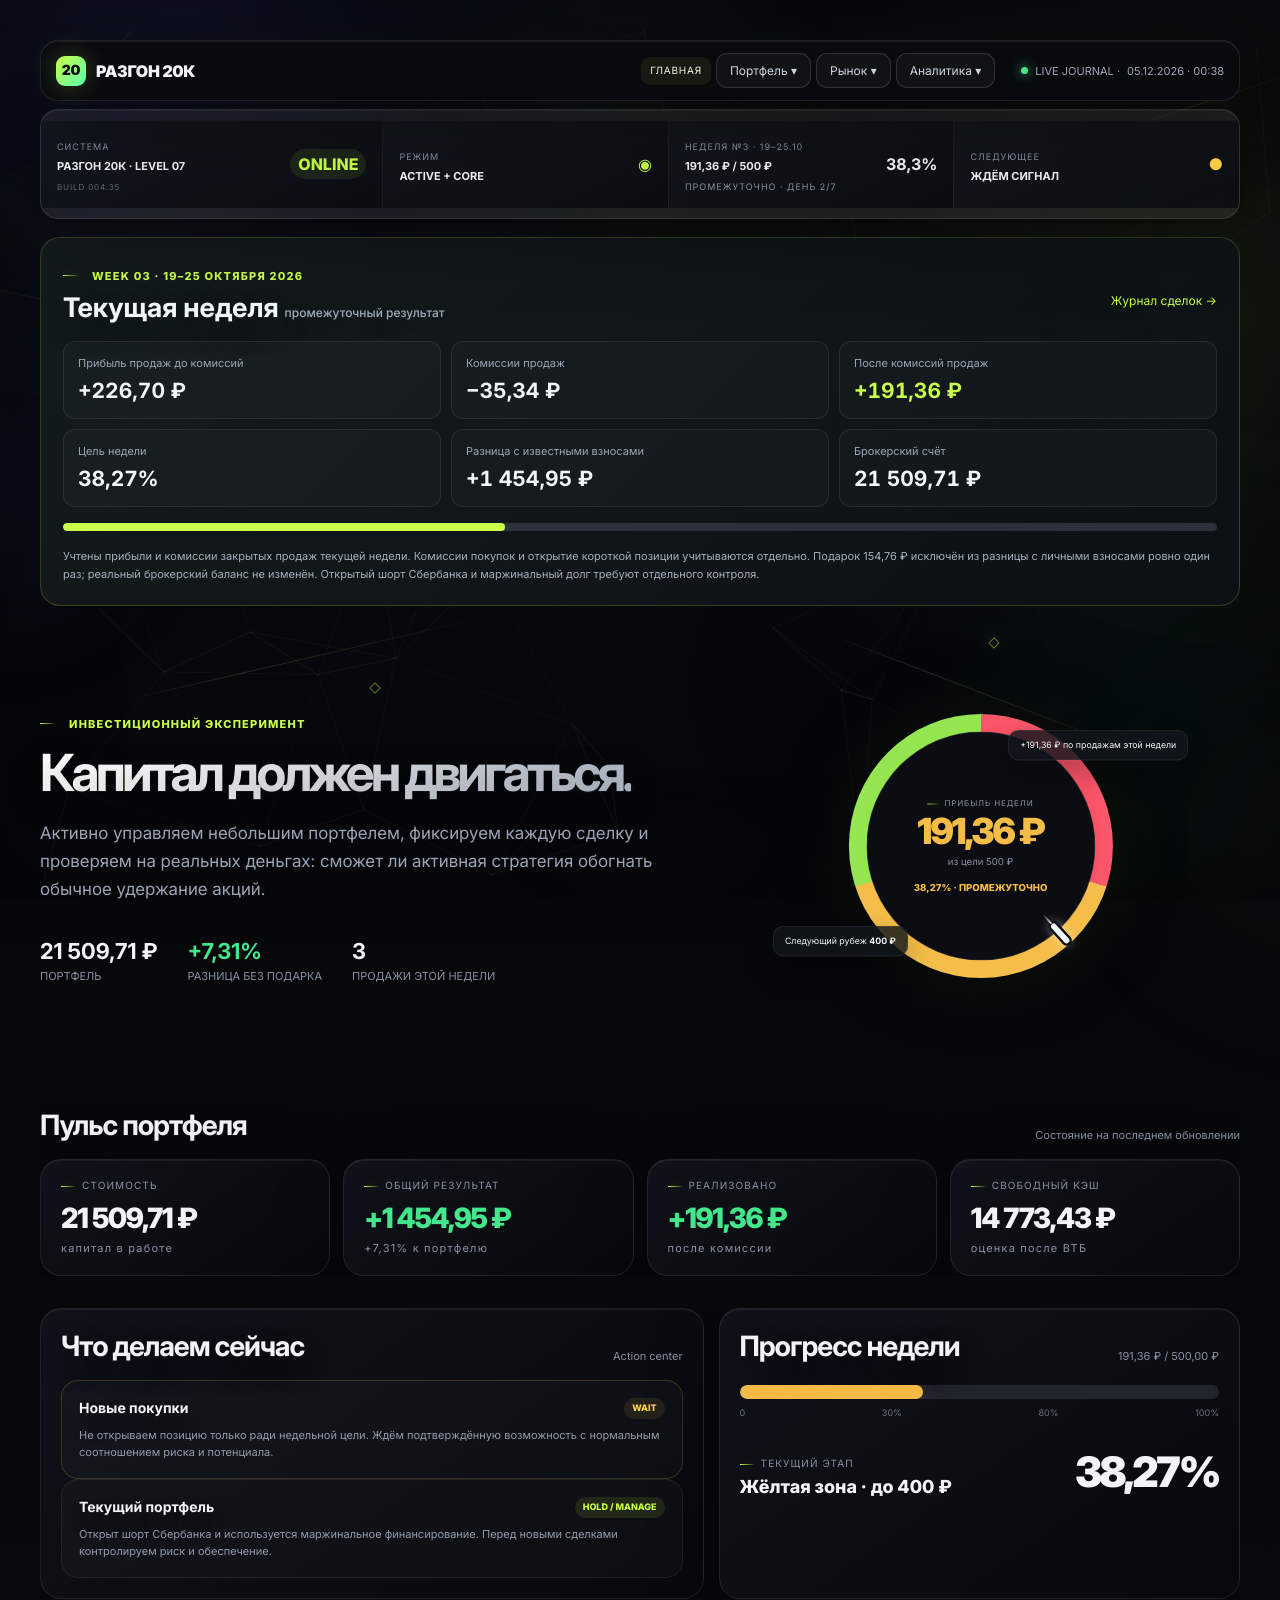
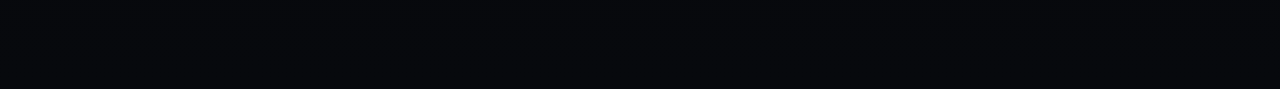
<file: index.html>
<!doctype html><html lang="ru"><head><meta charset="utf-8"><meta name="viewport" content="width=device-width,initial-scale=1"><meta name="theme-color" content="#06070a"><title>Разгон 20К — Live Terminal</title>
<link rel="stylesheet" href="css/styles.css?v=00415"><link rel="stylesheet" href="css/workspace.css?v=00432"><link rel="stylesheet" href="css/week-audit.css?v=00423"></head><body><canvas id="capitalMesh" aria-hidden="true"></canvas><div class="atmoDecor" aria-hidden="true"><i class="atmoLine al1"></i><i class="atmoLine al2"></i><i class="atmoLine al3"></i><i class="atmoLine al4"></i><i class="atmoGlyph ag1"></i><i class="atmoGlyph ag2"></i><i class="atmoGlyph ag3"></i><i class="atmoGlyph ag4"></i><i class="atmoGlow ago1"></i><i class="atmoGlow ago2"></i><i class="atmoGlow ago3"></i></div><div class="cursorHalo" id="cursorHalo"></div><div class="ambientBeam beamA"></div><div class="ambientBeam beamB"></div><div class="ambientBeam beamC"></div><div class="aurora"></div><div class="orb a"></div><div class="orb b"></div><div class="glassLight gl1"></div><div class="glassLight gl2"></div>
<div class="wrap"><nav class="nav"><div class="logo"><div class="logoMark">20</div>РАЗГОН 20К</div><div class="siteTabs"><a class="active" href="index.html">Dashboard</a><a href="portfolio.html">Портфель</a><a href="trades.html">Сделки</a><a href="radar.html">Радар</a><a href="intelligence.html">События</a><a href="company.html">Компании</a><a href="analytics.html">Аналитика</a><a href="strategy.html">Стратегия</a></div><div class="live"><i></i> LIVE JOURNAL · <span id="marketClock">06.10.2026</span></div></nav><div class="commandStrip reveal"><div class="cmd"><div><span>СИСТЕМА</span><br><strong>РАЗГОН 20К · LEVEL 07</strong><br><span style="font-size:8px;color:#5f6977">BUILD 004.35</span></div><div class="state">ONLINE</div></div><div class="cmd"><div><span>РЕЖИМ</span><br><strong>ACTIVE + CORE</strong></div><b style="color:var(--lime)">◉</b></div><div class="cmd"><div><span>НЕДЕЛЯ</span><br><strong>191,36 / 500 ₽</strong><br><span>ПН—ВС · ДЕНЬ 2/7</span></div><b>38,3%</b></div><div class="cmd"><div><span>СЛЕДУЮЩЕЕ</span><br><strong>ЖДЁМ СИГНАЛ</strong></div><b style="color:var(--yellow)">●</b></div></div><header class="hero"><div class="reveal"><div class="eyebrow">Инвестиционный эксперимент</div><h1><span class="gradient">Капитал должен двигаться.</span></h1><p class="lead">Активно управляем небольшим портфелем, фиксируем каждую сделку и проверяем на реальных деньгах: сможет ли активная стратегия обогнать обычное удержание акций.</p><div class="heroMeta"><div><b data-live="portfolio-total">—</b><span>ПОРТФЕЛЬ</span></div><div><b class="green" data-live="portfolio-pct">—</b><span>РАЗНИЦА БЕЗ ПОДАРКА</span></div><div><b>1</b><span>ПОДТВЕРЖДЁННЫЕ ПРОДАЖИ</span></div></div></div>
<div class="ringWrap reveal"><div class="ringGlow"></div><div class="ring" id="ring" role="img" aria-label="Прогресс недели"><div class="speedNeedle" aria-hidden="true"></div><div class="ringCore"><div class="label">ПРИБЫЛЬ НЕДЕЛИ</div><div class="money counter" data-to="191.36" data-decimals="2" data-suffix=" ₽">0</div><div class="target">из цели 500 ₽</div><div class="percent">38,27% · РАЗГОН НАЧАЛСЯ</div><div class="celebrate">✓ ЦЕЛЬ ВЫПОЛНЕНА</div></div></div><div class="floatChip one"><span class="green">▲</span> +191,36 ₽ реализовано</div><div class="floatChip two">Следующий рубеж <b>400 ₽</b></div></div></header><section class="section reveal"><div class="sectionHead"><h2>Пульс портфеля</h2><p>Состояние на последнем обновлении</p></div><div class="cards"><div class="card tilt"><div class="label">Стоимость</div><div class="value" data-live="portfolio-total">—</div><div class="mini">капитал в работе</div></div><div class="card tilt"><div class="label">Общий результат</div><div class="value green" data-live="portfolio-pnl">—</div><div class="mini"><span data-live="portfolio-pct">—</span> к портфелю</div></div><div class="card tilt"><div class="label">Реализовано</div><div class="value green" data-live="week-realized">—</div><div class="mini">после комиссии</div></div><div class="card tilt"><div class="label">Свободный кэш</div><div class="value" data-live="cash">—</div><div class="mini">оценка после ВТБ</div></div></div></section><section class="section layout"><div class="card reveal"><div class="sectionHead"><h2>Что делаем сейчас</h2><p>Action center</p></div>
<div class="signal" style="border-color:rgba(255,212,73,.18)"><div class="signalTop"><h3>Новые покупки</h3><span class="tag" style="color:#ffd449;background:rgba(255,212,73,.09)">WAIT</span></div><p>Не открываем позицию только ради недельной цели. Ждём подтверждённую возможность с нормальным соотношением риска и потенциала.</p></div>
<div class="signal"><div class="signalTop"><h3>Текущий портфель</h3><span class="tag">HOLD / MANAGE</span></div><p>Открыт шорт Сбербанка и используется маржинальное финансирование. Перед новыми сделками контролируем риск и обеспечение.</p></div></div>
<div class="card reveal"><div class="sectionHead"><h2>Прогресс недели</h2><p>191,36 / 500 ₽</p></div><div style="margin-top:22px;height:14px;border-radius:99px;background:#20242d;overflow:hidden"><div id="weekbar" style="height:100%;width:0;border-radius:99px;background:linear-gradient(90deg,#ff5168,#ff7b55);box-shadow:0 0 25px rgba(255,81,104,.25);transition:width 1.4s cubic-bezier(.2,.8,.2,1)"></div></div><div style="display:flex;justify-content:space-between;margin-top:9px;font-size:9px;color:#697384"><span>0</span><span>30%</span><span>80%</span><span>100%</span></div><div style="margin-top:28px;display:flex;justify-content:space-between;align-items:end"><div><div class="label">ТЕКУЩИЙ ЭТАП</div><div style="font-size:18px;font-weight:800;margin-top:7px">Жёлтая зона · до 400 ₽</div></div><div style="font-size:42px;font-weight:900;letter-spacing:-.06em" data-live="week-progress">—</div></div></div></section></div><script src="js/data.js?v=00435" defer></script><script src="js/companies.js?v=00415" defer></script><script src="js/app.js?v=00432" defer></script><script src="js/workspace.js?v=00419" defer></script><script src="js/week-audit.js?v=00432" defer></script></body></html>
</file>
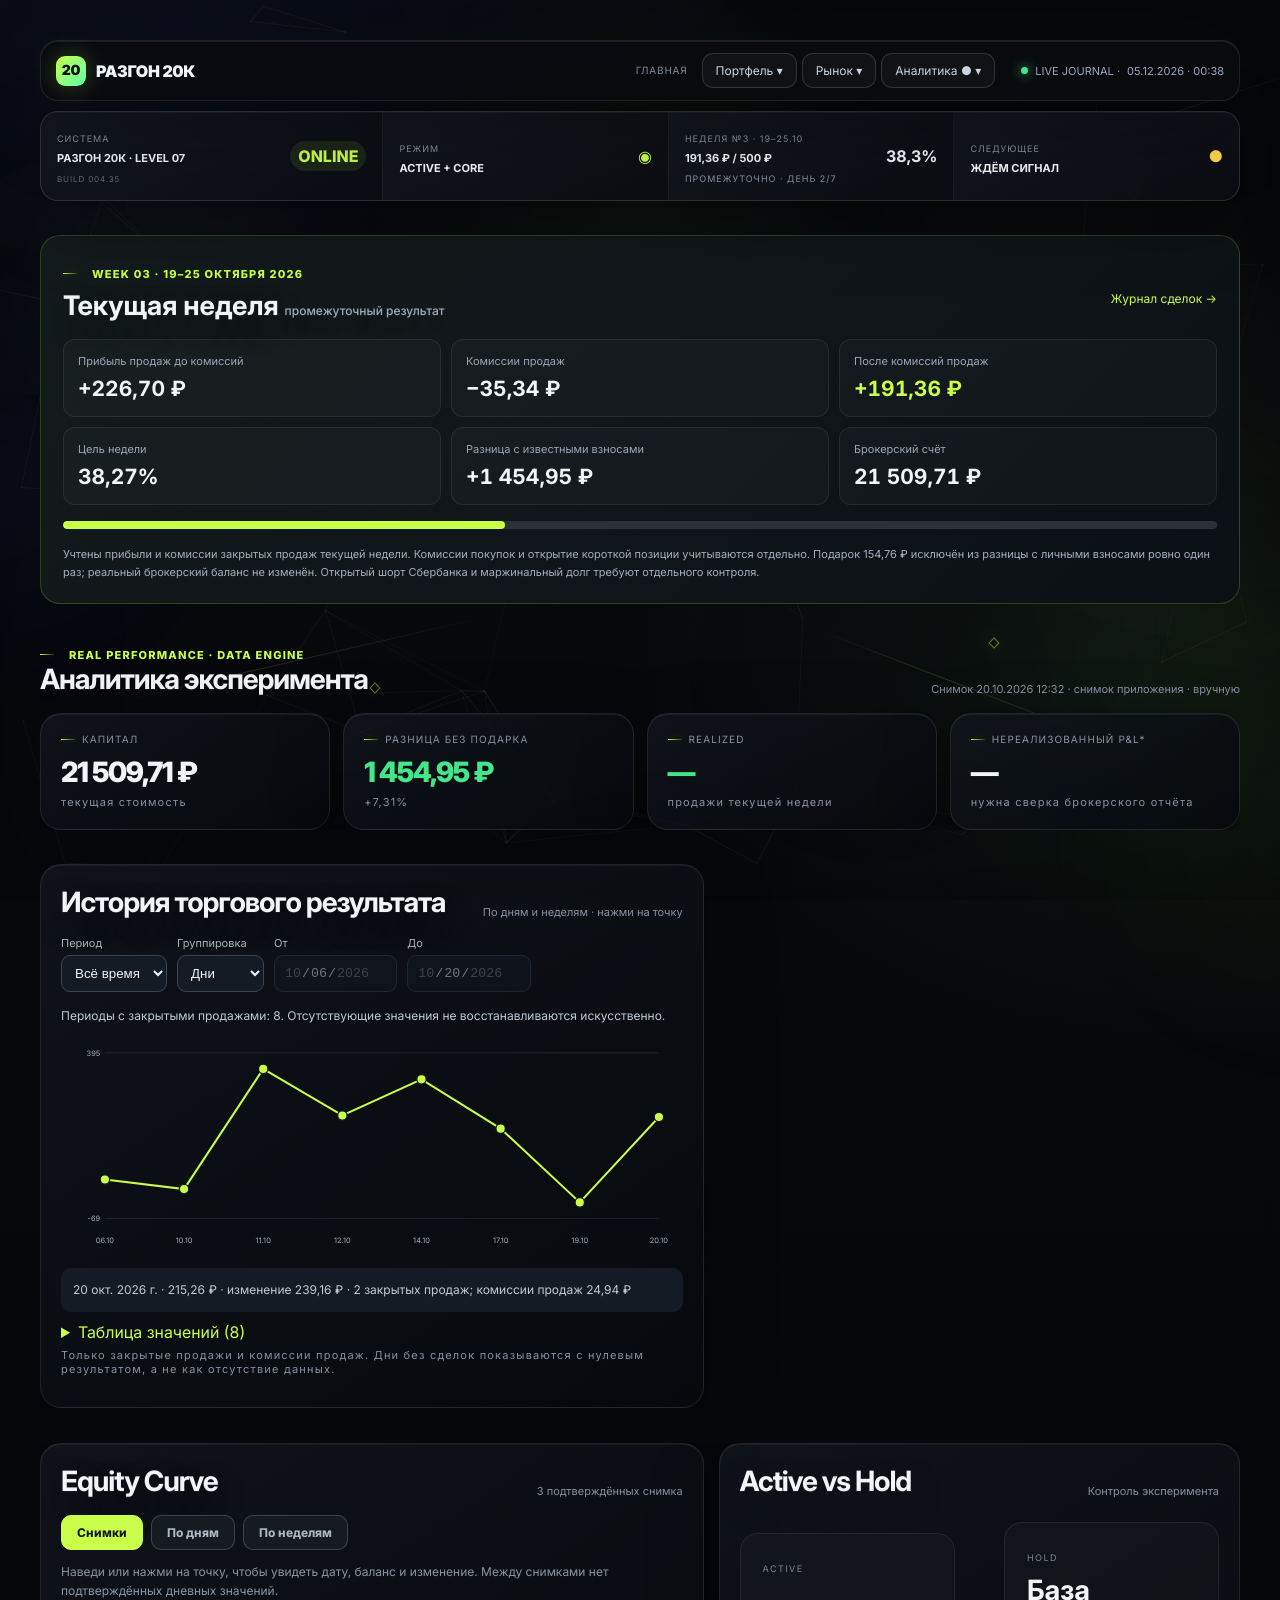
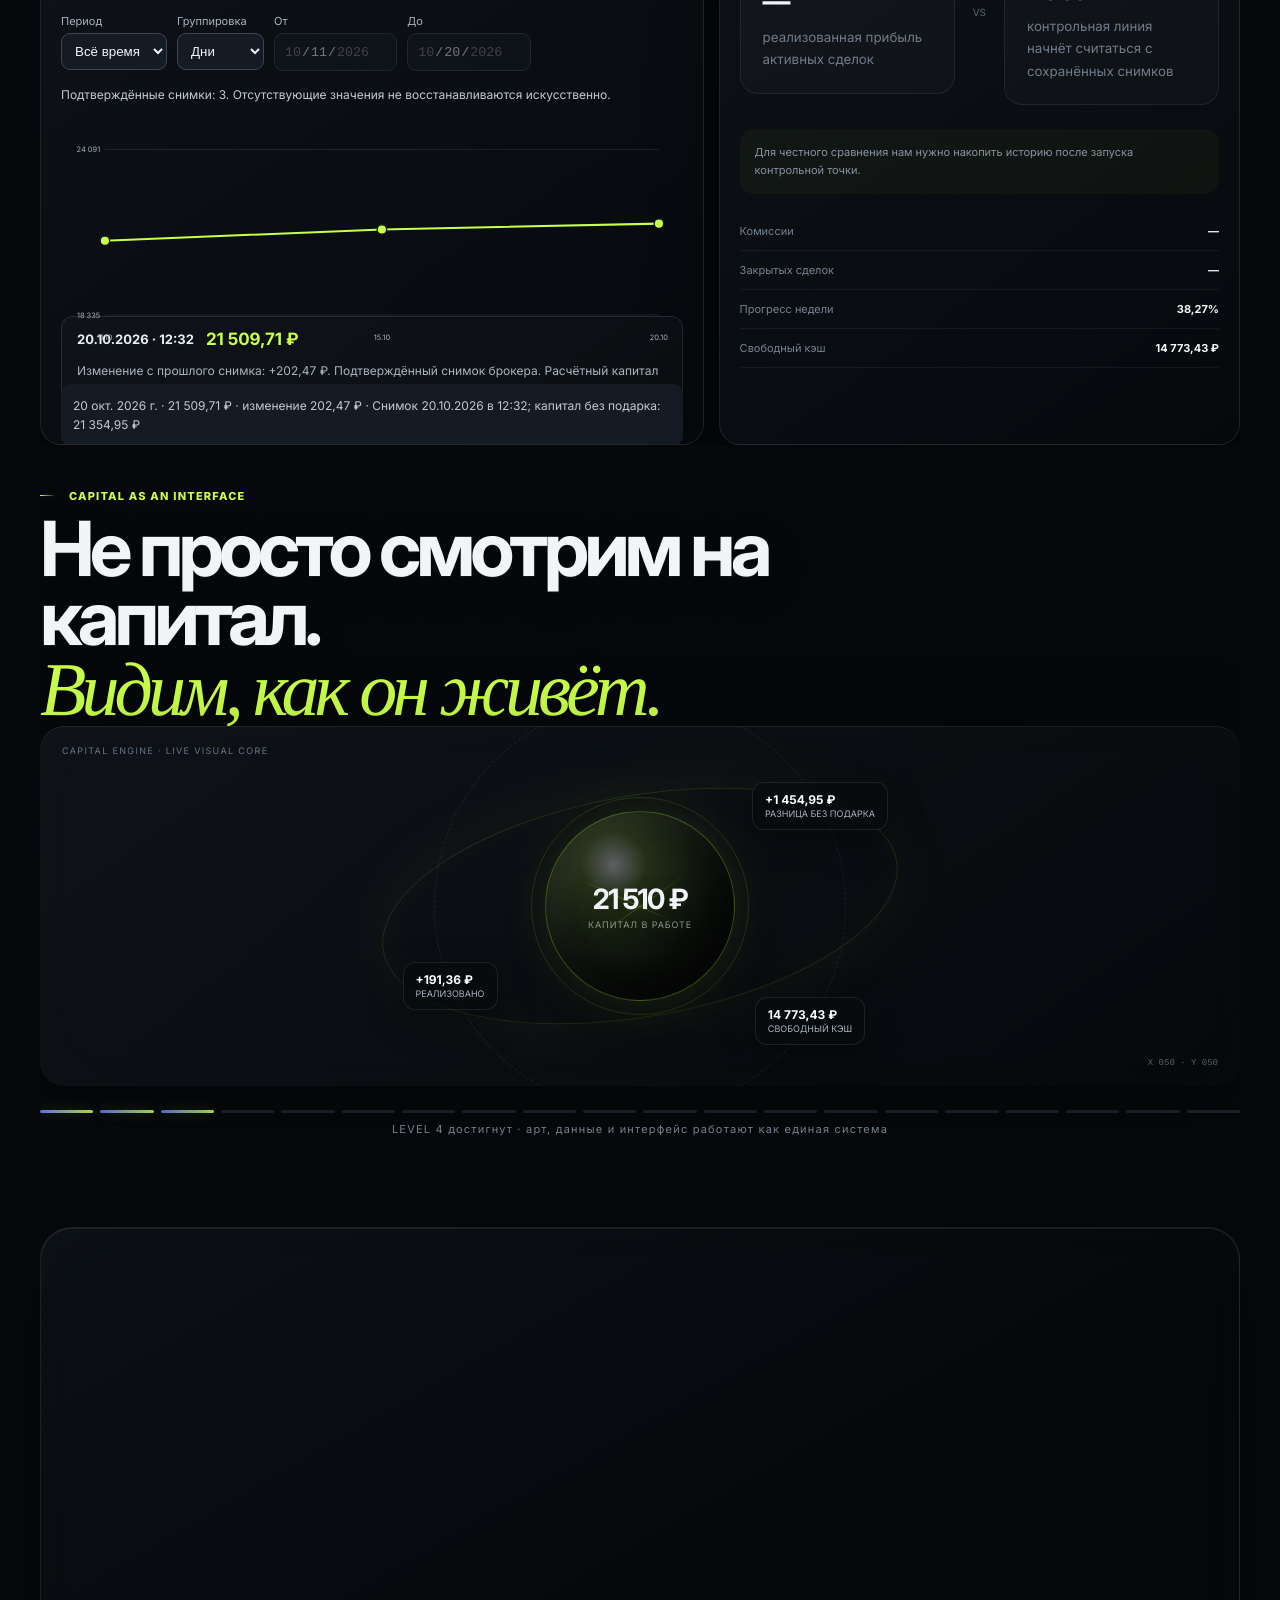
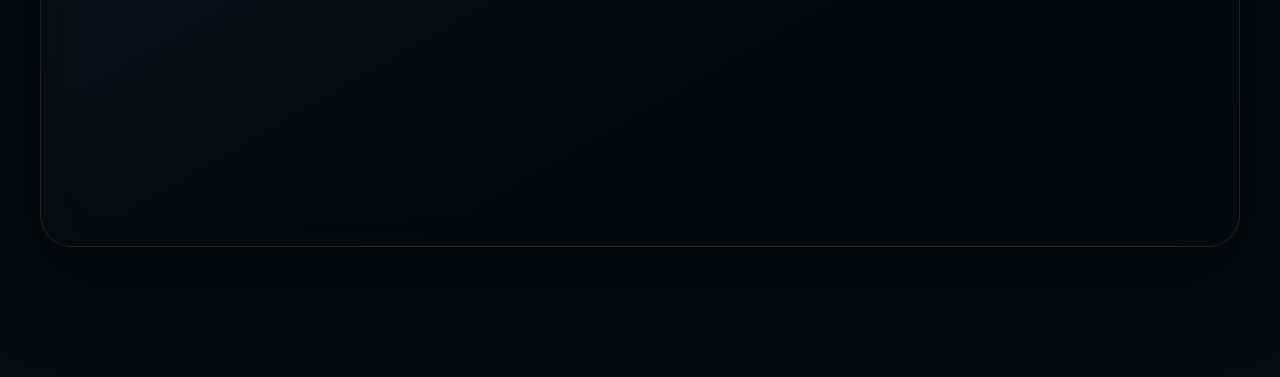
<file: analytics.html>
<!doctype html><html lang="ru"><head><meta charset="utf-8"><meta name="viewport" content="width=device-width,initial-scale=1"><meta name="theme-color" content="#06070a"><title>Аналитика · Разгон 20К</title>
<link rel="stylesheet" href="css/styles.css?v=00415"><link rel="stylesheet" href="css/workspace.css?v=00432"><link rel="stylesheet" href="css/week-audit.css?v=00423"><link rel="stylesheet" href="css/history-explorer.css?v=00433"></head><body><canvas id="capitalMesh" aria-hidden="true"></canvas><div class="atmoDecor" aria-hidden="true"><i class="atmoLine al1"></i><i class="atmoLine al2"></i><i class="atmoLine al3"></i><i class="atmoLine al4"></i><i class="atmoGlyph ag1"></i><i class="atmoGlyph ag2"></i><i class="atmoGlyph ag3"></i><i class="atmoGlyph ag4"></i><i class="atmoGlow ago1"></i><i class="atmoGlow ago2"></i><i class="atmoGlow ago3"></i></div><div class="cursorHalo" id="cursorHalo"></div><div class="ambientBeam beamA"></div><div class="ambientBeam beamB"></div><div class="ambientBeam beamC"></div><div class="aurora"></div><div class="orb a"></div><div class="orb b"></div><div class="glassLight gl1"></div><div class="glassLight gl2"></div>
<div class="wrap"><nav class="nav"><div class="logo"><div class="logoMark">20</div>РАЗГОН 20К</div><div class="siteTabs"><a href="index.html">Dashboard</a><a href="portfolio.html">Портфель</a><a href="trades.html">Сделки</a><a href="radar.html">Радар</a><a class="active" href="analytics.html">Аналитика</a><a href="strategy.html">Стратегия</a></div><div class="live"><i></i> LIVE JOURNAL · <span id="marketClock">06.10.2026</span></div></nav><div class="commandStrip reveal"><div class="cmd"><div><span>СИСТЕМА</span><br><strong>РАЗГОН 20К · LEVEL 07</strong><br><span style="font-size:8px;color:#5f6977">BUILD 004.35</span></div><div class="state">ONLINE</div></div><div class="cmd"><div><span>РЕЖИМ</span><br><strong>ACTIVE + CORE</strong></div><b style="color:var(--lime)">◉</b></div><div class="cmd"><div><span>НЕДЕЛЯ</span><br><strong>191,36 / 500 ₽</strong><br><span>ПН—ВС · ДЕНЬ 2/7</span></div><b>38,3%</b></div><div class="cmd"><div><span>СЛЕДУЮЩЕЕ</span><br><strong>ЖДЁМ СИГНАЛ</strong></div><b style="color:var(--yellow)">●</b></div></div><section class="section reveal"><div class="sectionHead"><div><div class="eyebrow">REAL PERFORMANCE · DATA ENGINE</div><h2>Аналитика эксперимента</h2></div><p id="analyticsUpdated">Последний снимок</p></div><div class="cards analyticsCards"><div class="card"><div class="label">КАПИТАЛ</div><div class="value" data-live="portfolio-total">—</div><div class="mini">текущая стоимость</div></div><div class="card"><div class="label">РАЗНИЦА БЕЗ ПОДАРКА</div><div class="value green" data-live="portfolio-pnl">—</div><div class="mini" data-live="portfolio-pct">—</div></div><div class="card"><div class="label">REALIZED</div><div class="value green" id="analyticsRealized">—</div><div class="mini">продажи текущей недели</div></div><div class="card"><div class="label">Нереализованный P&L*</div><div class="value" id="analyticsUnrealized">—</div><div class="mini">нужна сверка брокерского отчёта</div></div></div></section>
<section class="section layout"><div class="card" style="padding:20px"><div class="sectionHead"><h2>История торгового результата</h2><p>По дням и неделям · нажми на точку</p></div><div id="tradeHistoryChart" class="historyChart"></div><p class="mini">Только закрытые продажи и комиссии продаж. Дни без сделок показываются с нулевым результатом, а не как отсутствие данных.</p></div></section><section class="section layout analyticsLayout"><div class="card reveal"><div class="sectionHead"><h2>Equity Curve</h2><p id="snapshotCount">0 снимков</p></div><div class="historyControls"><button type="button" class="historyBtn active" data-history-mode="snapshots">Снимки</button><button type="button" class="historyBtn" data-history-mode="days">По дням</button><button type="button" class="historyBtn" data-history-mode="weeks">По неделям</button></div><div class="historyHelp">Наведи или нажми на точку, чтобы увидеть дату, баланс и изменение. Между снимками нет подтверждённых дневных значений.</div><div class="equityChart" id="equityChart"><svg viewBox="0 0 700 260" preserveAspectRatio="none" aria-label="Equity Curve"><defs><linearGradient id="eqLine" x1="0" x2="1"><stop stop-color="#6575ff"/><stop offset=".55" stop-color="#c9ff4a"/><stop offset="1" stop-color="#45e58b"/></linearGradient><linearGradient id="eqArea" x2="0" y2="1"><stop stop-color="#c9ff4a" stop-opacity=".18"/><stop offset="1" stop-color="#c9ff4a" stop-opacity="0"/></linearGradient></defs><g class="chartGrid"><line x1="0" y1="55" x2="700" y2="55"/><line x1="0" y1="130" x2="700" y2="130"/><line x1="0" y1="205" x2="700" y2="205"/></g><path id="equityArea" class="equityArea"></path><path id="equityLine" class="equityLine"></path><g id="equityDots"></g></svg><div class="equityEmpty" id="equityEmpty">История началась. Следующий снимок создаст первый отрезок реальной Equity Curve.</div></div><div class="historyDetail" id="equityDetail" aria-live="polite">Выбери точку на графике для просмотра данных.</div><div class="chartMeta"><span id="equityStart">Старт истории —</span><b id="equityChange">—</b><span id="equityLast">Последний —</span></div></div>
<div class="card reveal"><div class="sectionHead"><h2>Active vs Hold</h2><p>Контроль эксперимента</p></div><div class="compareEngine"><div class="compareSide"><span>ACTIVE</span><b id="activeResult">—</b><small>реализованная прибыль активных сделок</small></div><div class="versus">VS</div><div class="compareSide"><span>HOLD</span><b id="holdResult">База</b><small>контрольная линия начнёт считаться с сохранённых снимков</small></div></div><div class="compareNote" id="compareNote">Для честного сравнения нам нужно накопить историю после запуска контрольной точки.</div><div class="statRows"><div><span>Комиссии</span><b id="analyticsFees">—</b></div><div><span>Закрытых сделок</span><b id="analyticsTrades">—</b></div><div><span>Прогресс недели</span><b data-live="week-progress">—</b></div><div><span>Свободный кэш</span><b data-live="cash">—</b></div></div></div></section><section class="section reveal"><div class="eyebrow">Capital as an interface</div><h2 class="artTitle">Не просто смотрим на капитал.<br><em>Видим, как он живёт.</em></h2>
<div class="capitalScene"><div class="sceneLabel">CAPITAL ENGINE · LIVE VISUAL CORE</div><div class="sceneCoords" id="sceneCoords">X 050 · Y 050</div><div class="energyLine" style="transform:rotate(24deg)"></div><div class="energyLine" style="transform:rotate(145deg)"></div><div class="capitalCore"><div><b>21 510 ₽</b><small>КАПИТАЛ В РАБОТЕ</small></div></div><div class="satellite sat1"><b>+1 454,95 ₽</b>РАЗНИЦА БЕЗ ПОДАРКА</div><div class="satellite sat2"><b>+191,36 ₽</b>РЕАЛИЗОВАНО</div><div class="satellite sat3"><b>уточняется</b>СВОБОДНЫЙ КЭШ</div></div>
<div class="levelRail" aria-label="progress to level 3"><i class="on"></i><i class="on"></i><i style="background:linear-gradient(90deg,#6878ff,var(--lime));box-shadow:0 0 12px rgba(201,255,74,.25)"></i><i></i><i></i><i></i><i></i><i></i><i></i><i></i><i></i><i></i><i></i><i></i><i></i><i></i><i></i><i></i><i></i><i></i></div><div class="mini" style="text-align:center;margin-top:9px">LEVEL 4 достигнут · арт, данные и интерфейс работают как единая система</div></section><section class="flowSection reveal" id="capitalFlow"><div class="flowCopy"><div class="eyebrow">LIVE CAPITAL SYSTEM · BUILD 004.35</div><h2>Деньги — это<br><em>движение.</em></h2><p>Мы превращаем журнал сделок в живую систему: капитал, прибыль, риск и свободный кэш начинают существовать в одном визуальном пространстве.</p></div><div class="flowStage"><div class="flowOrb" id="flowOrb"><div><b>21 510 ₽</b><small>CAPITAL CORE</small></div></div><div class="flowMetric fm1"><b>+1 454,95 ₽</b>РАЗНИЦА БЕЗ ПОДАРКА</div><div class="flowMetric fm2"><b>+191,36 ₽</b>REALIZED</div><div class="flowMetric fm3"><b>уточняется</b>FREE CASH</div><div class="flowMetric fm4"><b>38,27%</b>WEEKLY MISSION</div></div><div class="flowStatus"><i></i> СИСТЕМА РАБОТАЕТ · НЕДЕЛЯ ПН—ВС · ЦЕЛЬ 500 ₽</div></section></div><script src="js/data.js?v=00435" defer></script><script src="js/companies.js?v=00415" defer></script><script src="js/app.js?v=00432" defer></script><script src="js/workspace.js?v=00419" defer></script><script src="js/week-audit.js?v=00432" defer></script><script src="js/history-loader.js?v=00434" defer></script><script src="js/history-explorer.js?v=00434" defer></script></body></html>
</file>
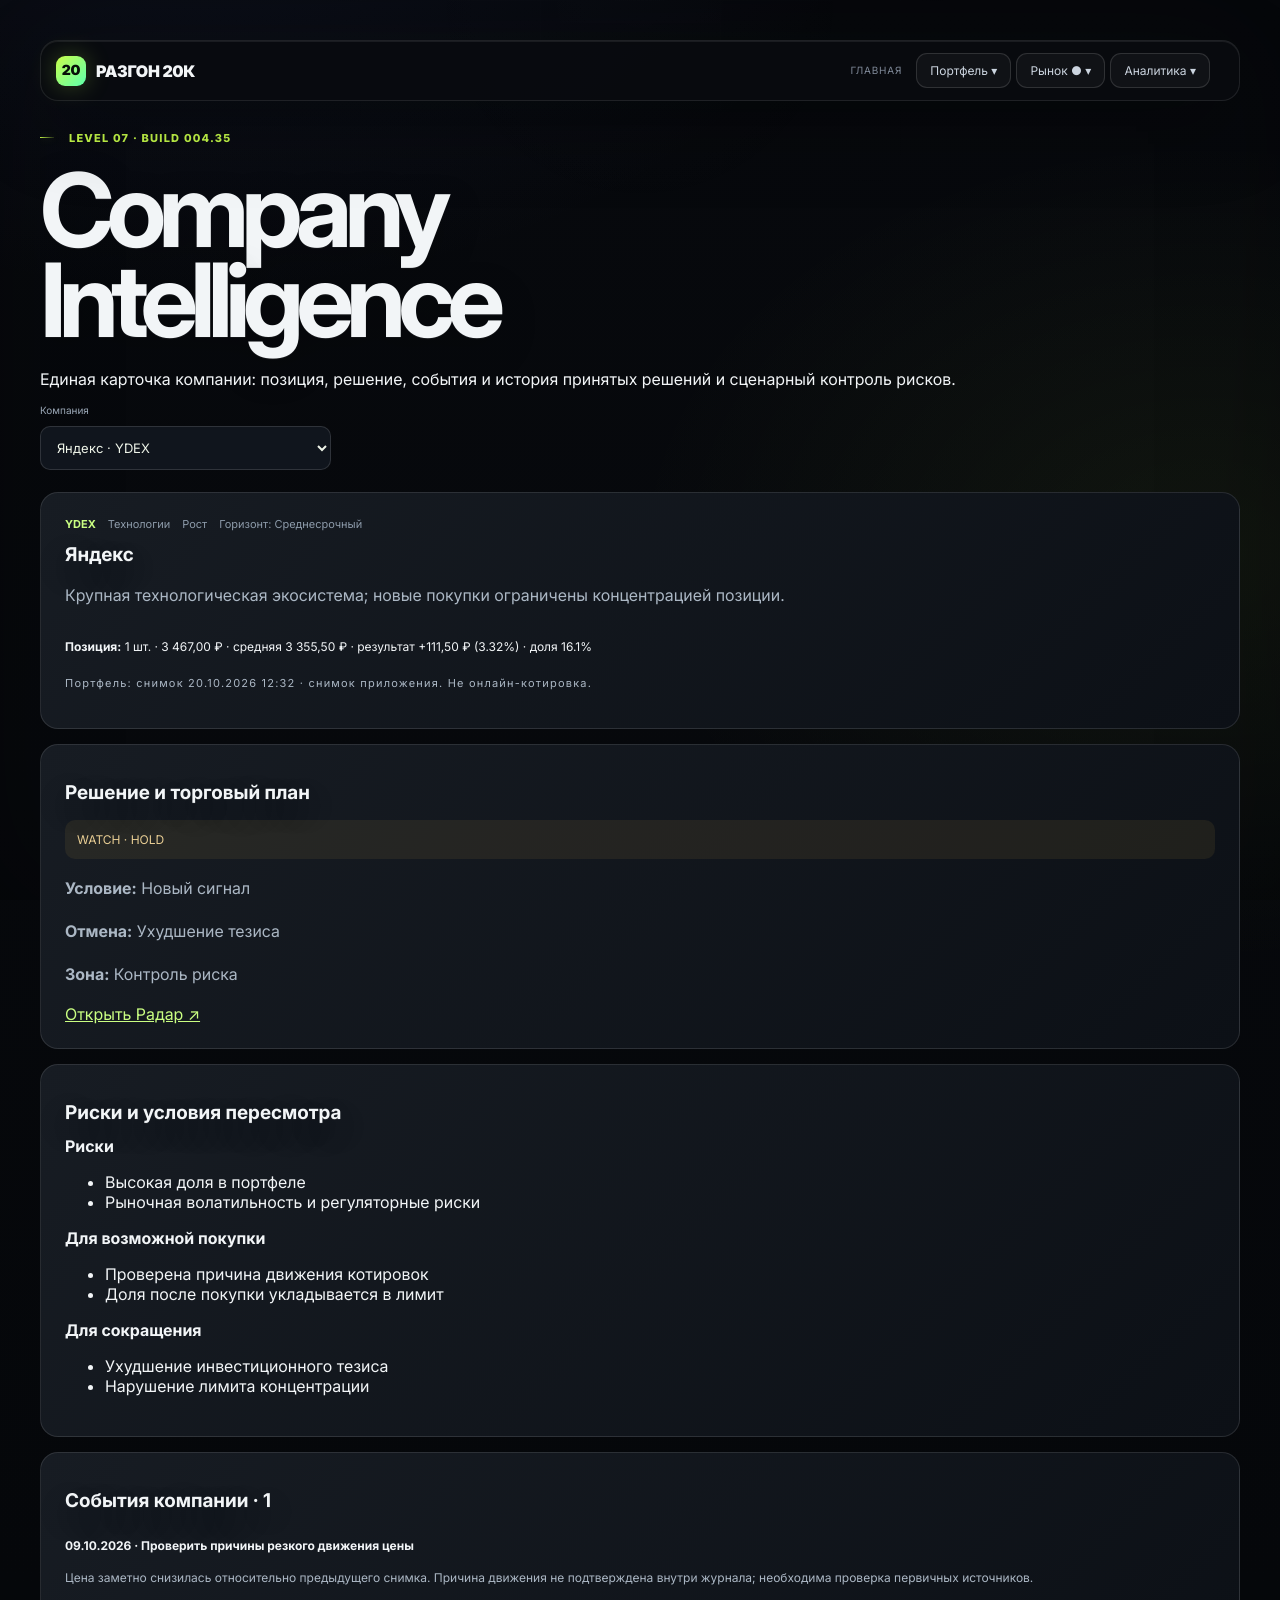
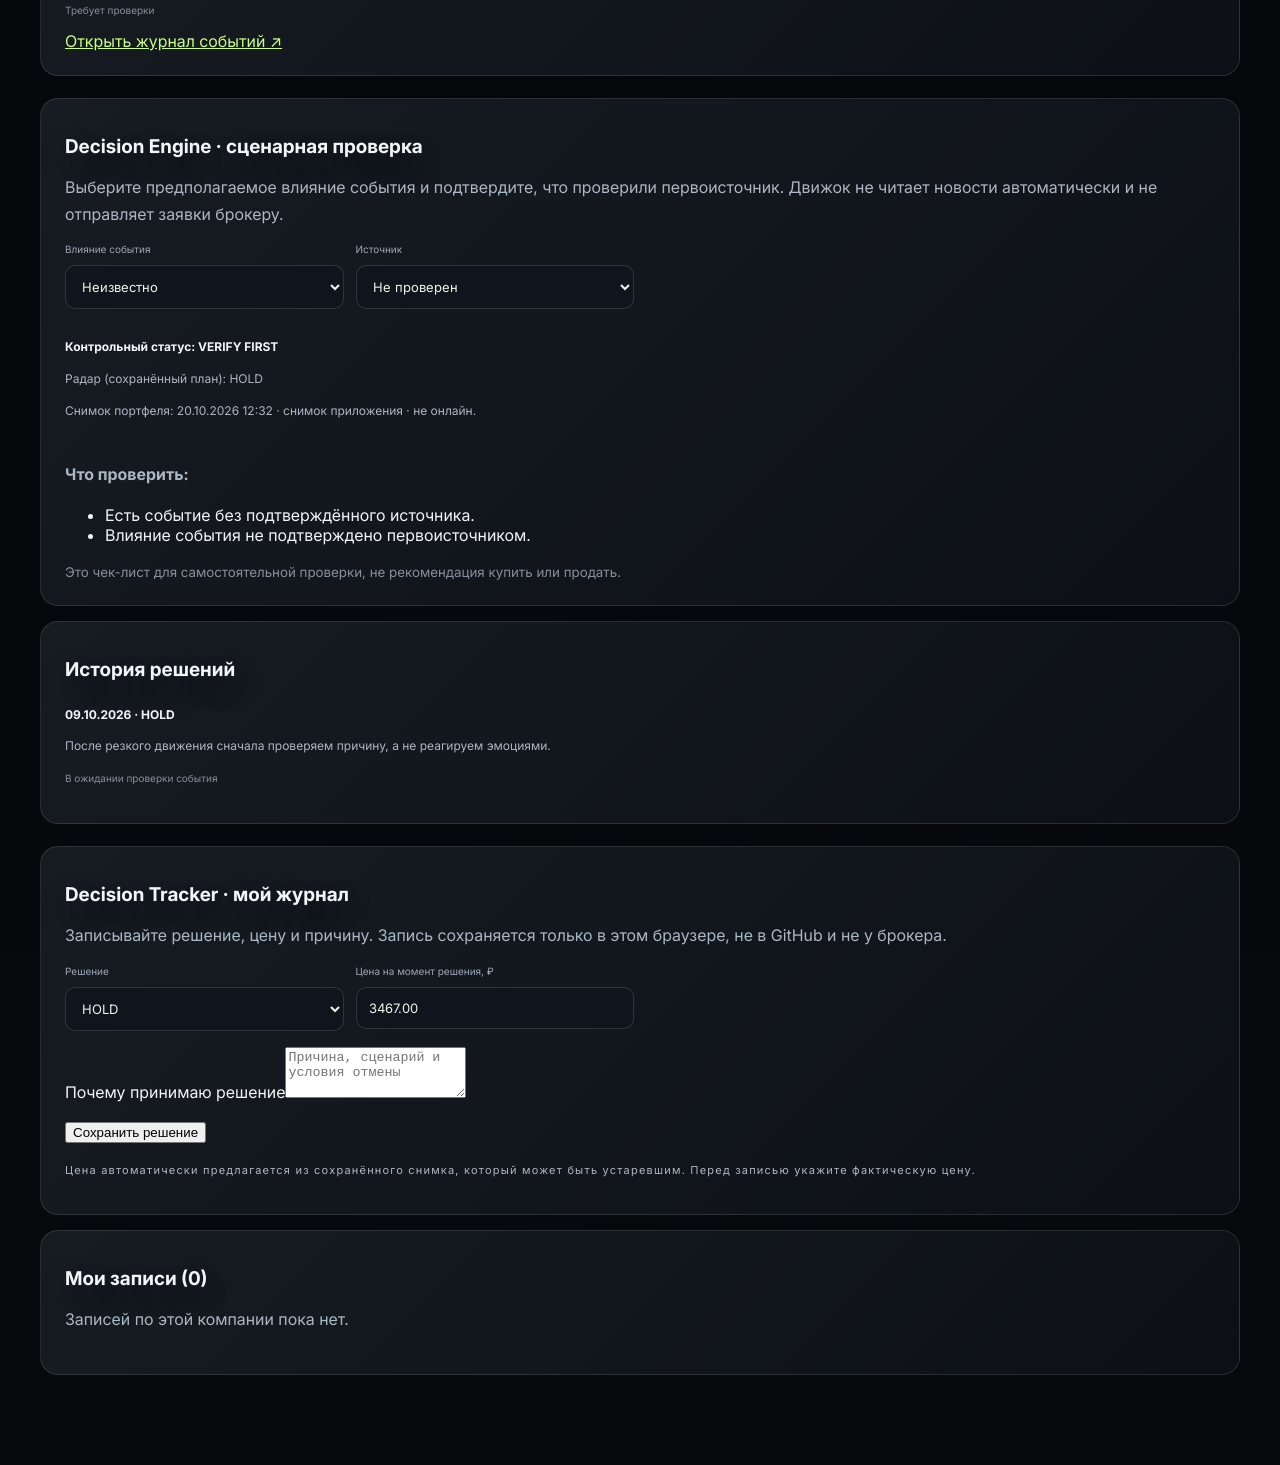
<file: company.html>
<!doctype html><html lang="ru"><head><meta charset="utf-8"><meta name="viewport" content="width=device-width,initial-scale=1"><title>РАЗГОН 20К — Компания</title><link rel="stylesheet" href="css/styles.css?v=00418"><link rel="stylesheet" href="css/workspace.css?v=00432"><link rel="stylesheet" href="css/week-audit.css?v=00423"></head><body><div class="wrap"><nav class="nav"><div class="logo"><div class="logoMark">20</div>РАЗГОН 20К</div><div class="siteTabs"><a href="index.html">Dashboard</a><a href="portfolio.html">Портфель</a><a href="radar.html">Радар</a><a href="intelligence.html">События</a><a href="company.html">Компании</a><a href="trades.html">Сделки</a><a href="analytics.html">Аналитика</a><a href="strategy.html">Стратегия</a></div></nav><section class="section reveal"><div class="eyebrow">LEVEL 07 · BUILD 004.35</div><h1>Company Intelligence</h1><p>Единая карточка компании: позиция, решение, события и история принятых решений и сценарный контроль рисков.</p><div class="riskInputs"><label>Компания<select id="companyTicker"></select></label></div><div id="companyDetail" class="intelEvents" aria-live="polite"></div><div id="decisionEngine" class="intelEvents"></div><div id="decisionTracker" class="intelEvents"></div></section></div><script src="js/data.js?v=00435" defer></script><script src="js/companies.js?v=00418" defer></script><script src="js/decisions.js?v=00418" defer></script><script src="js/app.js?v=00418" defer></script><script src="js/decision-engine.js?v=00418" defer></script><script src="js/decision-tracker.js?v=00418" defer></script><script src="js/workspace.js?v=00419" defer></script><script src="js/week-audit.js?v=00432" defer></script></body></html>
</file>
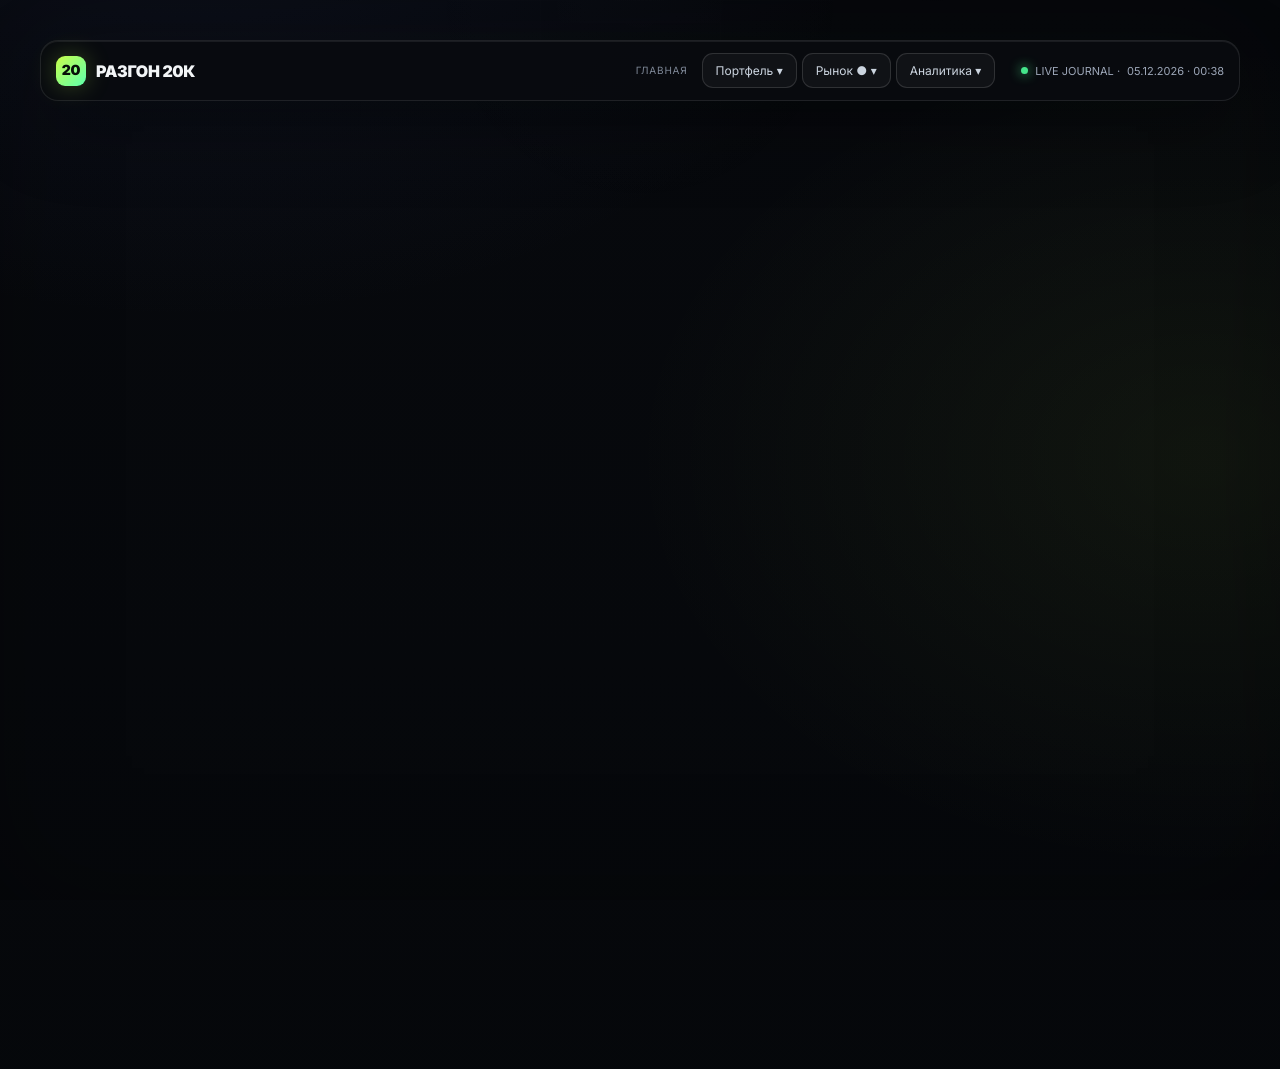
<file: intelligence.html>
<!doctype html><html lang="ru"><head><meta charset="utf-8"><meta name="viewport" content="width=device-width,initial-scale=1"><meta name="theme-color" content="#06070a"><title>РАЗГОН 20К — Market Intelligence</title><link rel="stylesheet" href="css/styles.css?v=00415"><link rel="stylesheet" href="css/workspace.css?v=00432"><link rel="stylesheet" href="css/week-audit.css?v=00423"></head><body><div class="wrap"><nav class="nav"><div class="logo"><div class="logoMark">20</div>РАЗГОН 20К</div><div class="siteTabs"><a href="index.html">Dashboard</a><a href="portfolio.html">Портфель</a><a href="trades.html">Сделки</a><a href="radar.html">Радар</a><a class="active" href="intelligence.html">События</a><a href="company.html">Компании</a><a href="analytics.html">Аналитика</a><a href="strategy.html">Стратегия</a></div><div class="live"><i></i> LIVE JOURNAL · <span id="marketClock">06.10.2026</span></div></nav><section class="section reveal"><div class="eyebrow">LEVEL 07 · BUILD 004.35</div><h1>Market Intelligence</h1><p>Проверяем события, оцениваем риски и фиксируем решения. Журнал обновляется вручную — это не поток новостей в реальном времени.</p><div class="riskInputs"><label>Компания<select id="intelTicker"><option value="all">Все компании</option></select></label><label>Приоритет<select id="intelPriority"><option value="all">Все события</option><option value="high">Высокий</option><option value="medium">Средний</option><option value="low">Низкий</option></select></label></div><div id="intelEvents" class="intelEvents"></div></section><section class="section reveal"><div class="card"><div class="sectionHead"><h2>Как работает журнал</h2></div><p>Каждое событие имеет дату, статус проверки, влияние и решение. Если источник не подтверждён, событие явно отмечается как требующее проверки. Никаких автоматических торговых действий.</p></div></section></div><script src="js/data.js?v=00435" defer></script><script src="js/companies.js?v=00415" defer></script><script src="js/app.js?v=00432" defer></script><script src="js/workspace.js?v=00419" defer></script><script src="js/week-audit.js?v=00432" defer></script></body></html>
</file>
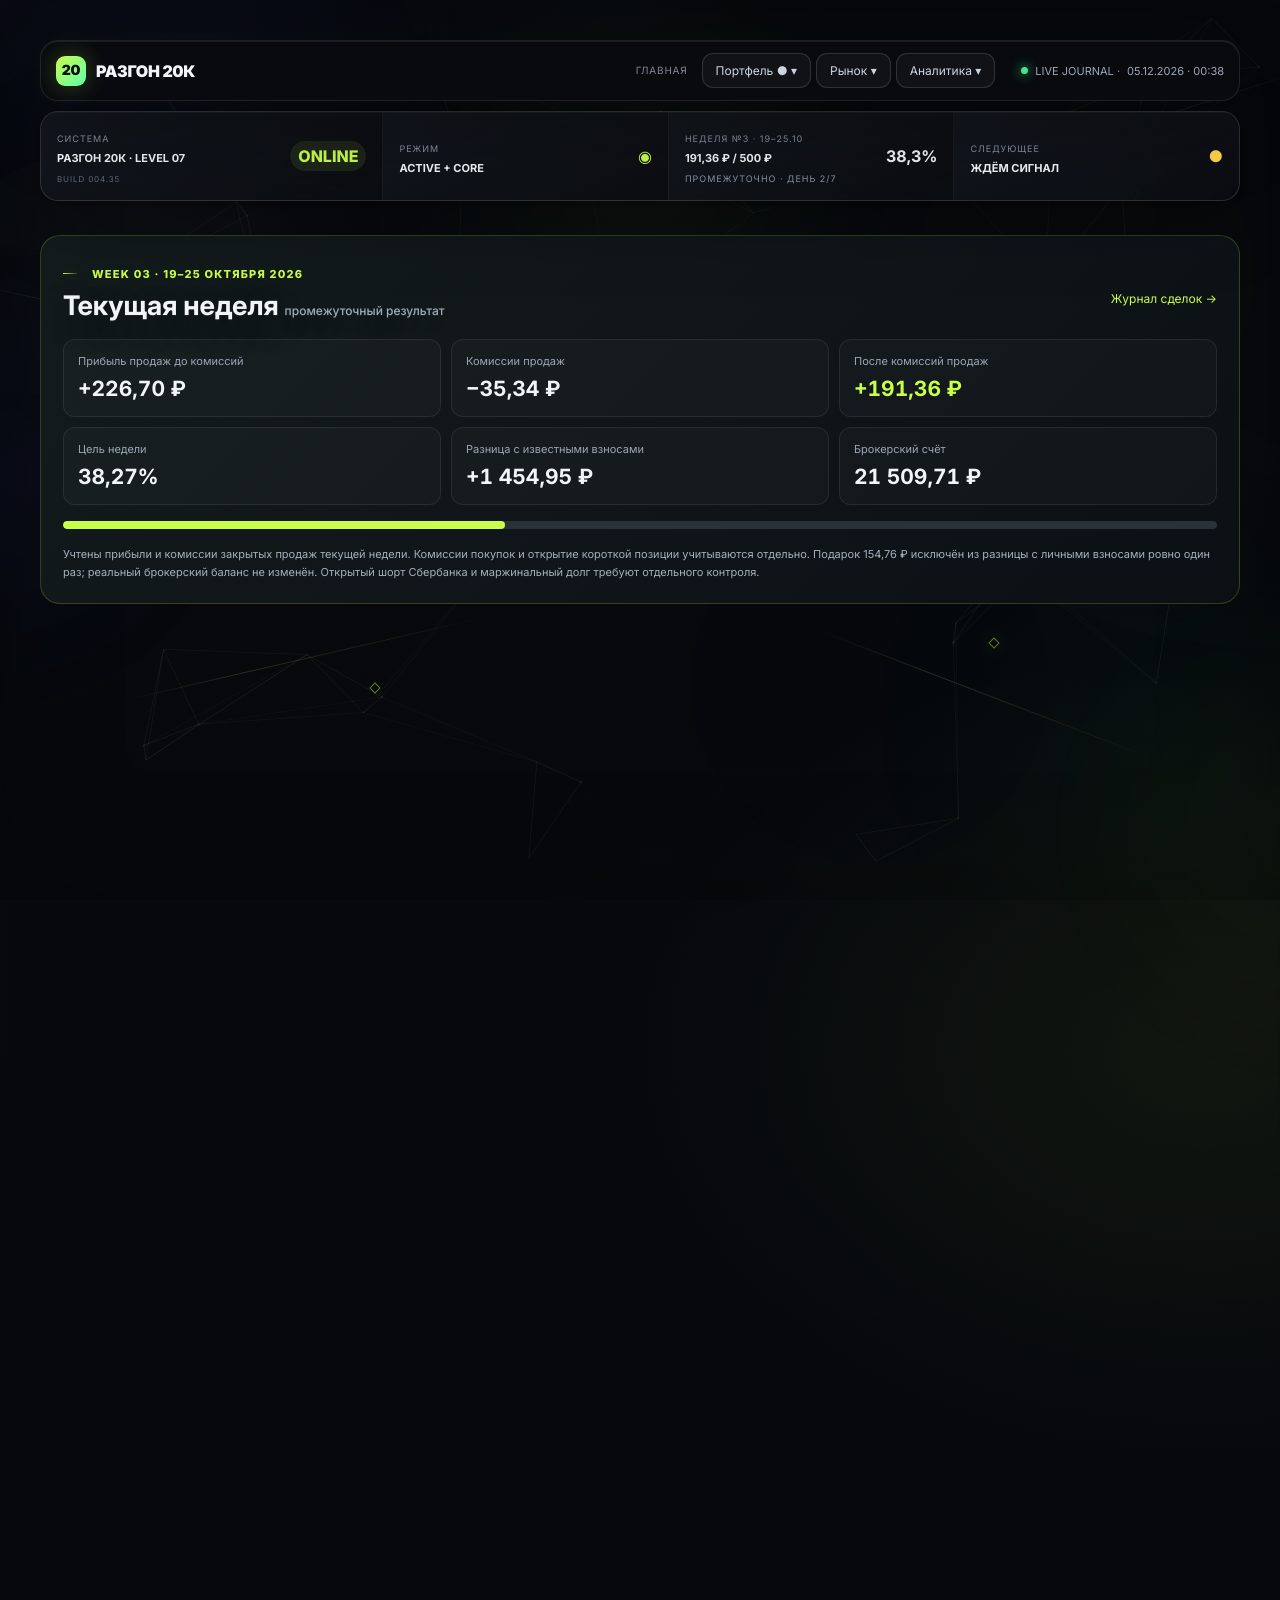
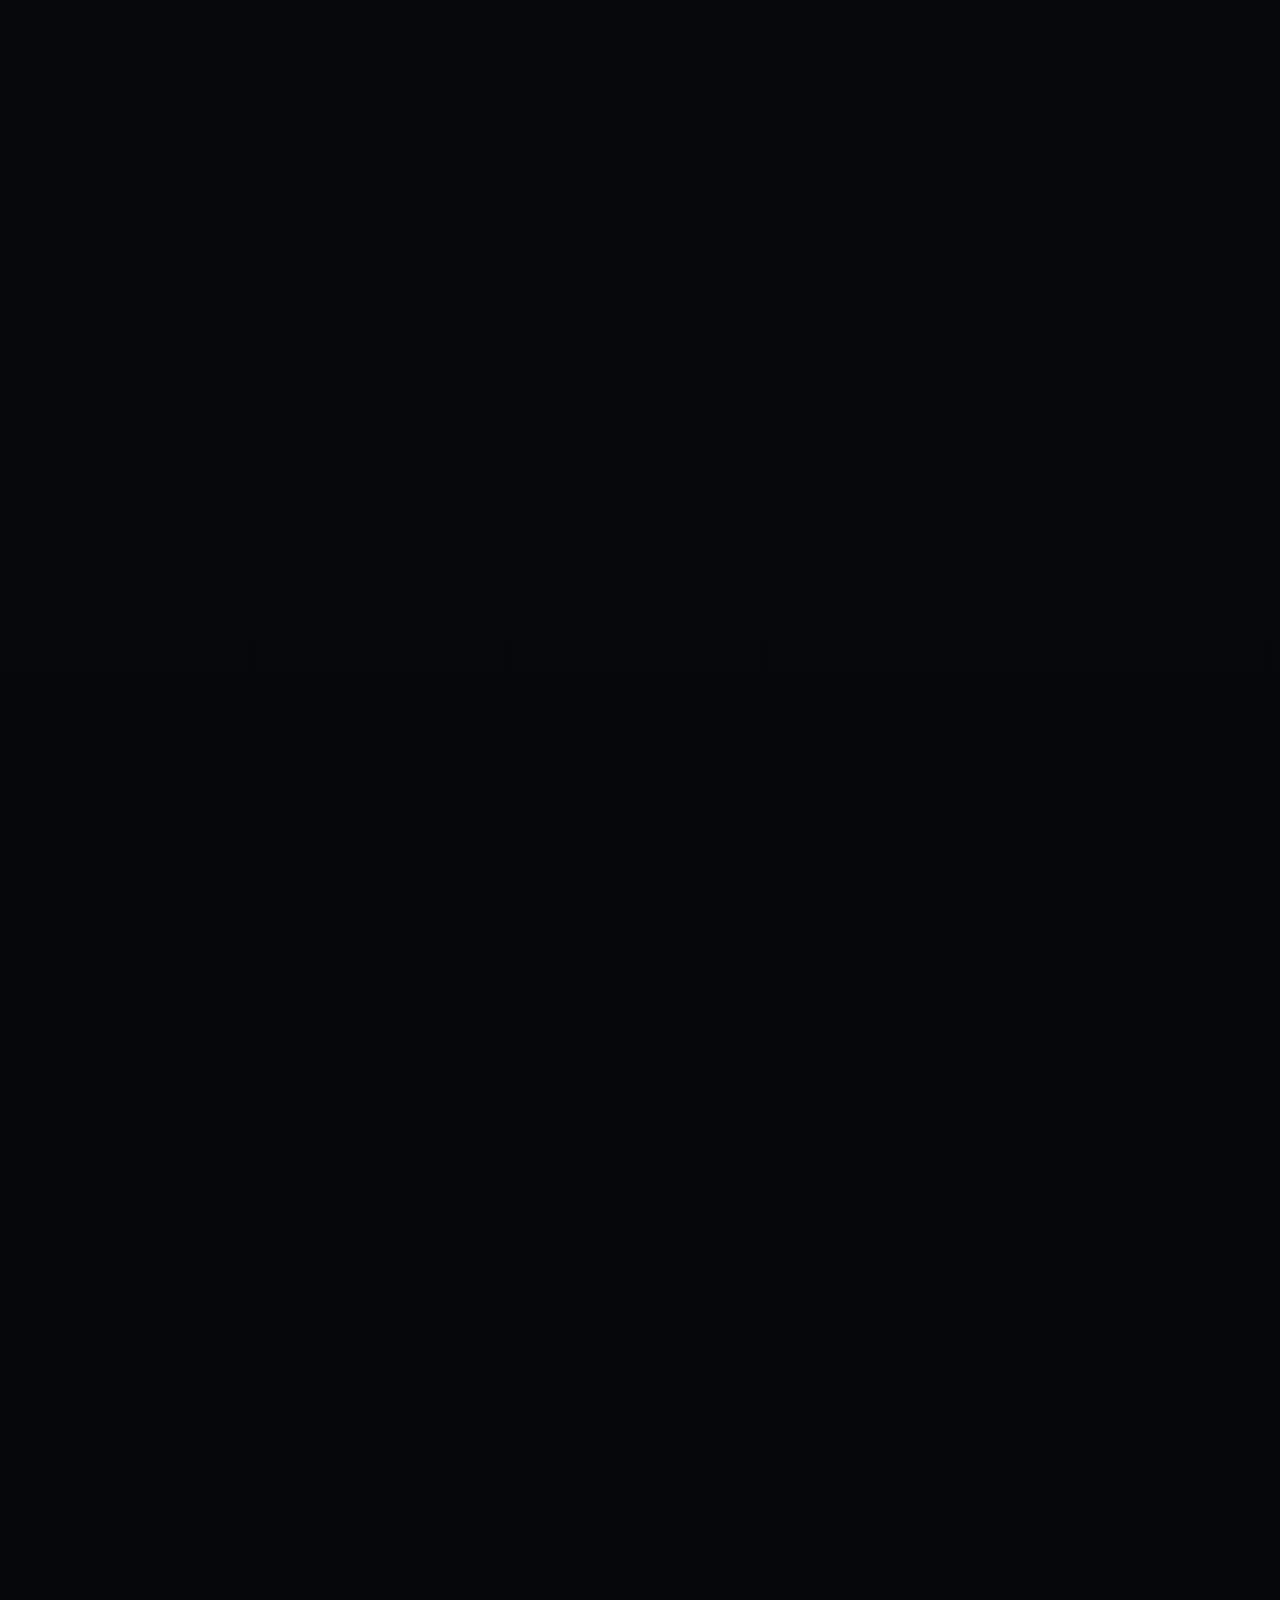
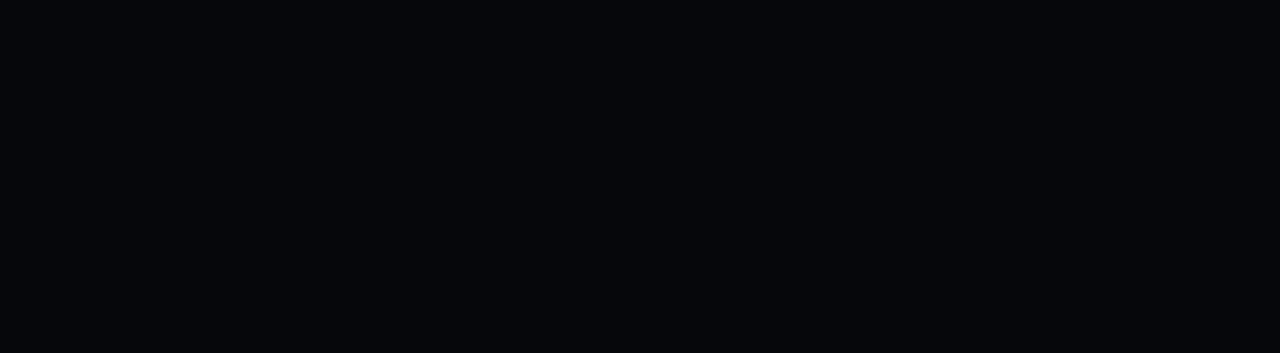
<file: portfolio.html>
<!doctype html><html lang="ru"><head><meta charset="utf-8"><meta name="viewport" content="width=device-width,initial-scale=1"><meta name="theme-color" content="#06070a"><title>Портфель · Разгон 20К</title>
<link rel="stylesheet" href="css/styles.css?v=00415"><link rel="stylesheet" href="css/workspace.css?v=00432"><link rel="stylesheet" href="css/week-audit.css?v=00423"></head><body><canvas id="capitalMesh" aria-hidden="true"></canvas><div class="atmoDecor" aria-hidden="true"><i class="atmoLine al1"></i><i class="atmoLine al2"></i><i class="atmoLine al3"></i><i class="atmoLine al4"></i><i class="atmoGlyph ag1"></i><i class="atmoGlyph ag2"></i><i class="atmoGlyph ag3"></i><i class="atmoGlyph ag4"></i><i class="atmoGlow ago1"></i><i class="atmoGlow ago2"></i><i class="atmoGlow ago3"></i></div><div class="cursorHalo" id="cursorHalo"></div><div class="ambientBeam beamA"></div><div class="ambientBeam beamB"></div><div class="ambientBeam beamC"></div><div class="aurora"></div><div class="orb a"></div><div class="orb b"></div><div class="glassLight gl1"></div><div class="glassLight gl2"></div>
<div class="wrap"><nav class="nav"><div class="logo"><div class="logoMark">20</div>РАЗГОН 20К</div><div class="siteTabs"><a href="index.html">Dashboard</a><a class="active" href="portfolio.html">Портфель</a><a href="trades.html">Сделки</a><a href="radar.html">Радар</a><a href="intelligence.html">События</a><a href="company.html">Компании</a><a href="analytics.html">Аналитика</a><a href="strategy.html">Стратегия</a></div><div class="live"><i></i> LIVE JOURNAL · <span id="marketClock">06.10.2026</span></div></nav><div class="commandStrip reveal"><div class="cmd"><div><span>СИСТЕМА</span><br><strong>РАЗГОН 20К · LEVEL 07</strong><br><span style="font-size:8px;color:#5f6977">BUILD 004.35</span></div><div class="state">ONLINE</div></div><div class="cmd"><div><span>РЕЖИМ</span><br><strong>ACTIVE + CORE</strong></div><b style="color:var(--lime)">◉</b></div><div class="cmd"><div><span>НЕДЕЛЯ</span><br><strong>191,36 / 500 ₽</strong><br><span>ПН—ВС · ДЕНЬ 2/7</span></div><b>38,3%</b></div><div class="cmd"><div><span>СЛЕДУЮЩЕЕ</span><br><strong>ЖДЁМ СИГНАЛ</strong></div><b style="color:var(--yellow)">●</b></div></div><section class="section reveal"><div class="sectionHead"><h2>Пульс портфеля</h2><p>Состояние на последнем обновлении</p></div><div class="cards"><div class="card tilt"><div class="label">Стоимость</div><div class="value">21 509,71 ₽</div><div class="mini">капитал в работе</div></div><div class="card tilt"><div class="label">Общий результат</div><div class="value green">+1 609,71 ₽</div><div class="mini">+8,09% к взносам</div></div><div class="card tilt"><div class="label">Реализовано</div><div class="value green">+191,36 ₽</div><div class="mini">после комиссии</div></div><div class="card tilt"><div class="label">Свободный кэш</div><div class="value">14 773,43 ₽</div><div class="mini">по снимку 20 октября</div></div></div></section><section class="section layout"><div class="card reveal"><div class="sectionHead"><h2>Позиции</h2><p>Последний снимок</p></div><div class="table" id="positionsTable"></div></div> <div class="card reveal"><div class="sectionHead"><h2>Журнал</h2><p>Закрытые сделки</p></div><div id="portfolioTradeLog"></div><div style="margin-top:28px;padding:18px;border-radius:17px;background:linear-gradient(135deg,rgba(201,255,74,.07),rgba(69,229,139,.025));border:1px solid rgba(201,255,74,.12)"><div class="label">ПРАВИЛО ЭКСПЕРИМЕНТА</div><div style="font-size:14px;line-height:1.55;margin-top:9px">Не торгуем ради количества сделок. Цель 500 ₽ — ориентир, а не причина входить в слабую позицию.</div></div></div></section><section class="section reveal"><div class="sectionHead"><div><div class="level4Badge"><i style="width:6px;height:6px;border-radius:50%;background:var(--lime);box-shadow:0 0 9px var(--lime)"></i> ROAD TO LEVEL 07</div><h2 style="margin-top:12px">Живая карта портфеля</h2></div><p>Наведи на актив</p></div>
<div class="constellation" id="constellation"><canvas id="space"></canvas>
<div class="node core" data-key="capital" style="left:50%;top:46%;--size:118px"><div><b>21 510 ₽</b><small>БРОКЕРСКИЙ СЧЁТ</small></div></div>
<div class="node" data-key="yandex" style="left:23%;top:27%;--size:82px"><div><b>YDEX</b><small>1 шт.</small></div></div>
<div class="node" data-key="ozon" style="left:77%;top:25%;--size:82px"><div><b>OZON</b><small>1 шт.</small></div></div>
<div class="node" data-key="arlift" style="left:80%;top:67%;--size:55px"><div><b>ARLIFT</b><small>1 шт.</small></div></div>
<div class="node" data-key="delimobil" style="left:25%;top:72%;--size:52px"><div><b>DELI</b><small>1 шт.</small></div></div>
<div class="node" data-key="sber" style="left:91%;top:47%;--size:60px"><div><b>SBER</b><small>−4 шорт</small></div></div>
<div class="constLegend">ПОЗИЦИИ НА 20.10<br>ШОРТ УЧТЁН ОТРИЦАТЕЛЬНО</div><div class="constInfo" id="constInfo"><div class="label">PORTFOLIO FIELD</div><div class="big">Наведи на актив</div><div class="mini">Состав портфеля по последнему скриншоту.</div></div></div></section><section class="section reveal" id="riskOverview"><div class="sectionHead"><h2>Контроль риска · LEVEL 07</h2><p>Концентрация, сектора, стресс-тест</p></div><div class="riskDash" id="riskDash"></div><div class="riskSector" id="riskSector"></div><div class="riskAlerts" id="riskAlerts"></div><div class="riskWorkbench"><div class="sectionHead"><h2>Лаборатория риска</h2><p>Лимиты и сценарии</p></div><div class="riskInputs"><label>Максимальная доля компании, %<input id="labCompany" type="number" min="1" max="100" value="30"></label><label>Максимальная доля отрасли, %<input id="labSector" type="number" min="1" max="100" value="40"></label><label>Риск на сделку, %<input id="labTrade" type="number" min="0.1" max="20" step="0.1" value="1"></label><label>Падение рынка<select id="labStress"><option value="5">5%</option><option value="10" selected>10%</option><option value="20">20%</option><option value="30">30%</option></select></label></div><div id="labLimitsResult" class="riskLabResult"></div><div class="sectionHead"><h2>Что будет, если…</h2><p>Симулятор без реальных сделок</p></div><div class="riskInputs"><label>Акция<select id="labTicker"></select></label><label>Действие<select id="labSide"><option value="buy">Купить</option><option value="sell">Продать</option></select></label><label>Количество<input id="labQty" type="number" min="1" step="1" value="1"></label><label>Цена, ₽<input id="labPrice" type="number" min="0.01" step="0.01"></label></div><div id="labWhatResult" class="riskLabResult" aria-live="polite"></div><p class="mini">Симуляция использует сохранённые цены. Комиссии, налоги и изменение котировок в расчёте долей не учтены.</p></div><p class="mini">Расчёт по последнему снимку портфеля, не по онлайн-котировкам. Сценарии падения условные, не прогноз.</p></section></div><script src="js/data.js?v=00435" defer></script><script src="js/companies.js?v=00415" defer></script><script src="js/app.js?v=00432" defer></script><script src="js/workspace.js?v=00419" defer></script><script src="js/week-audit.js?v=00432" defer></script></body></html>
</file>
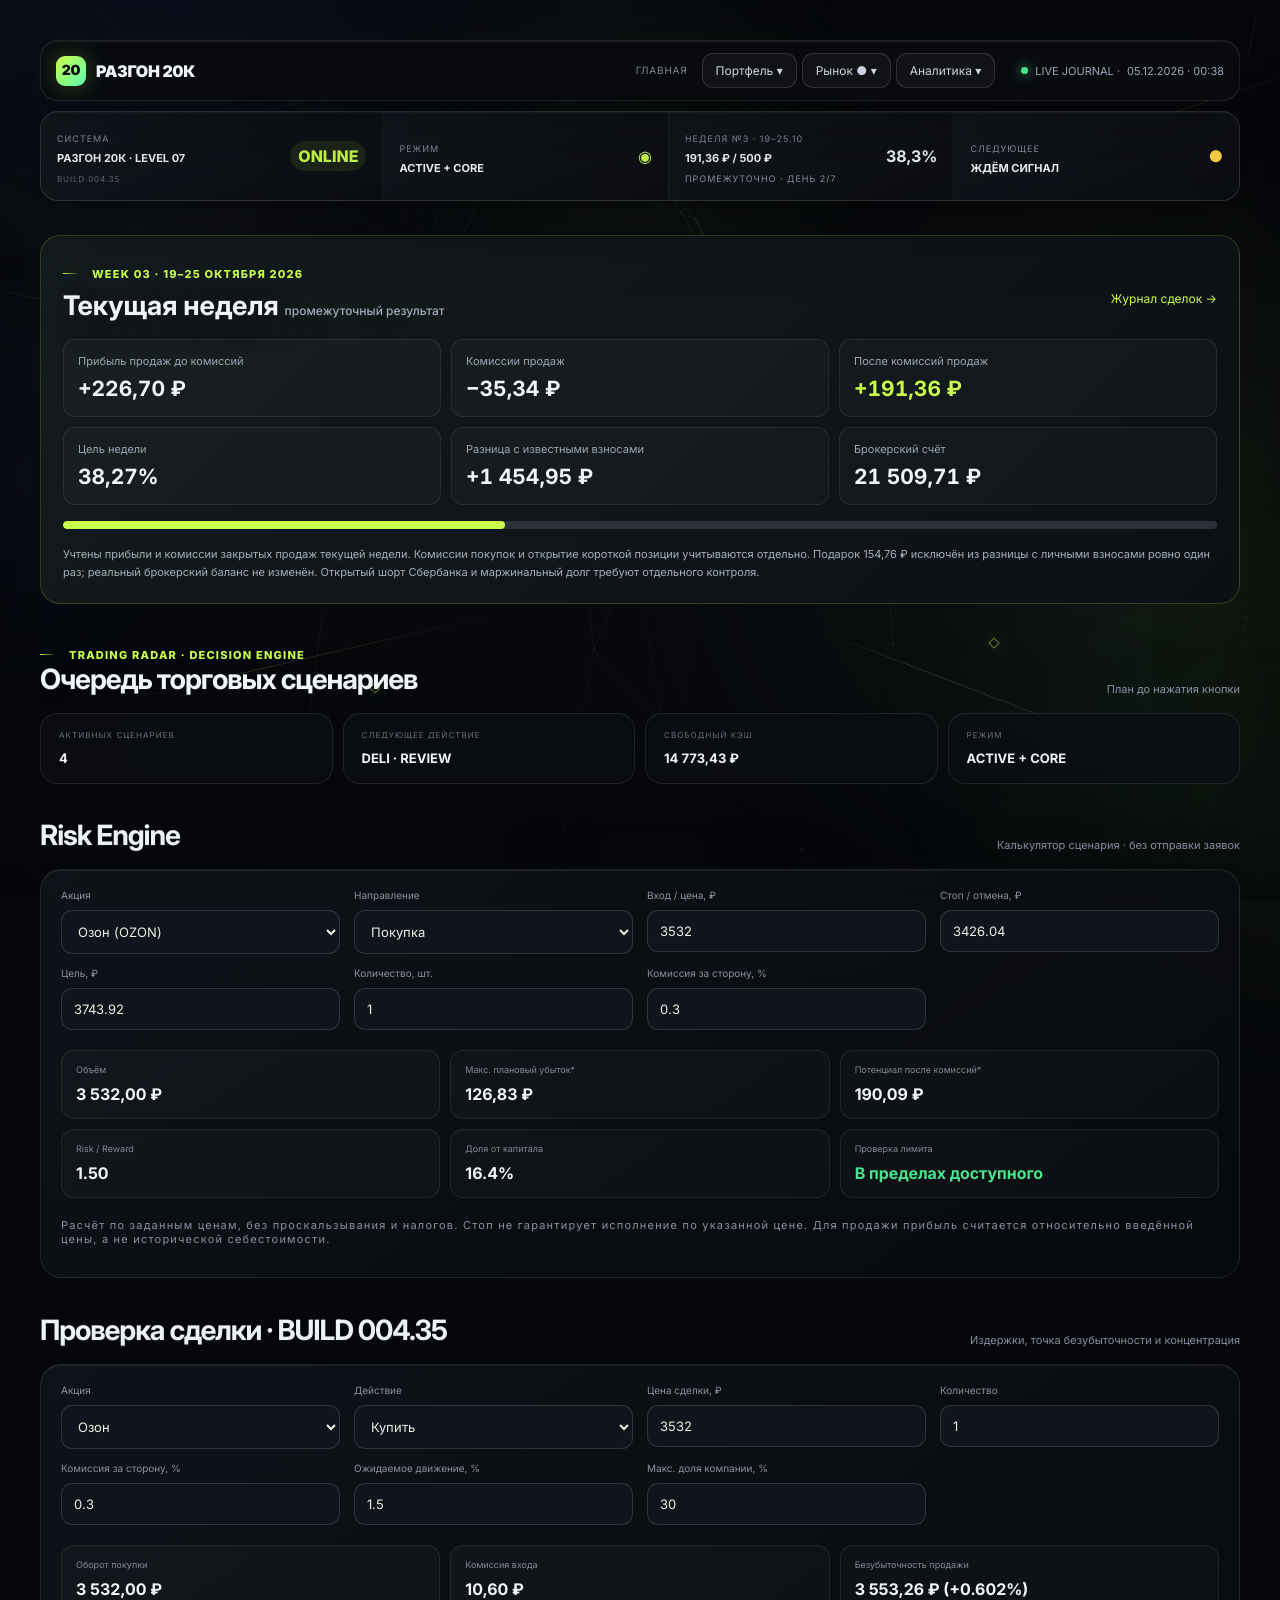
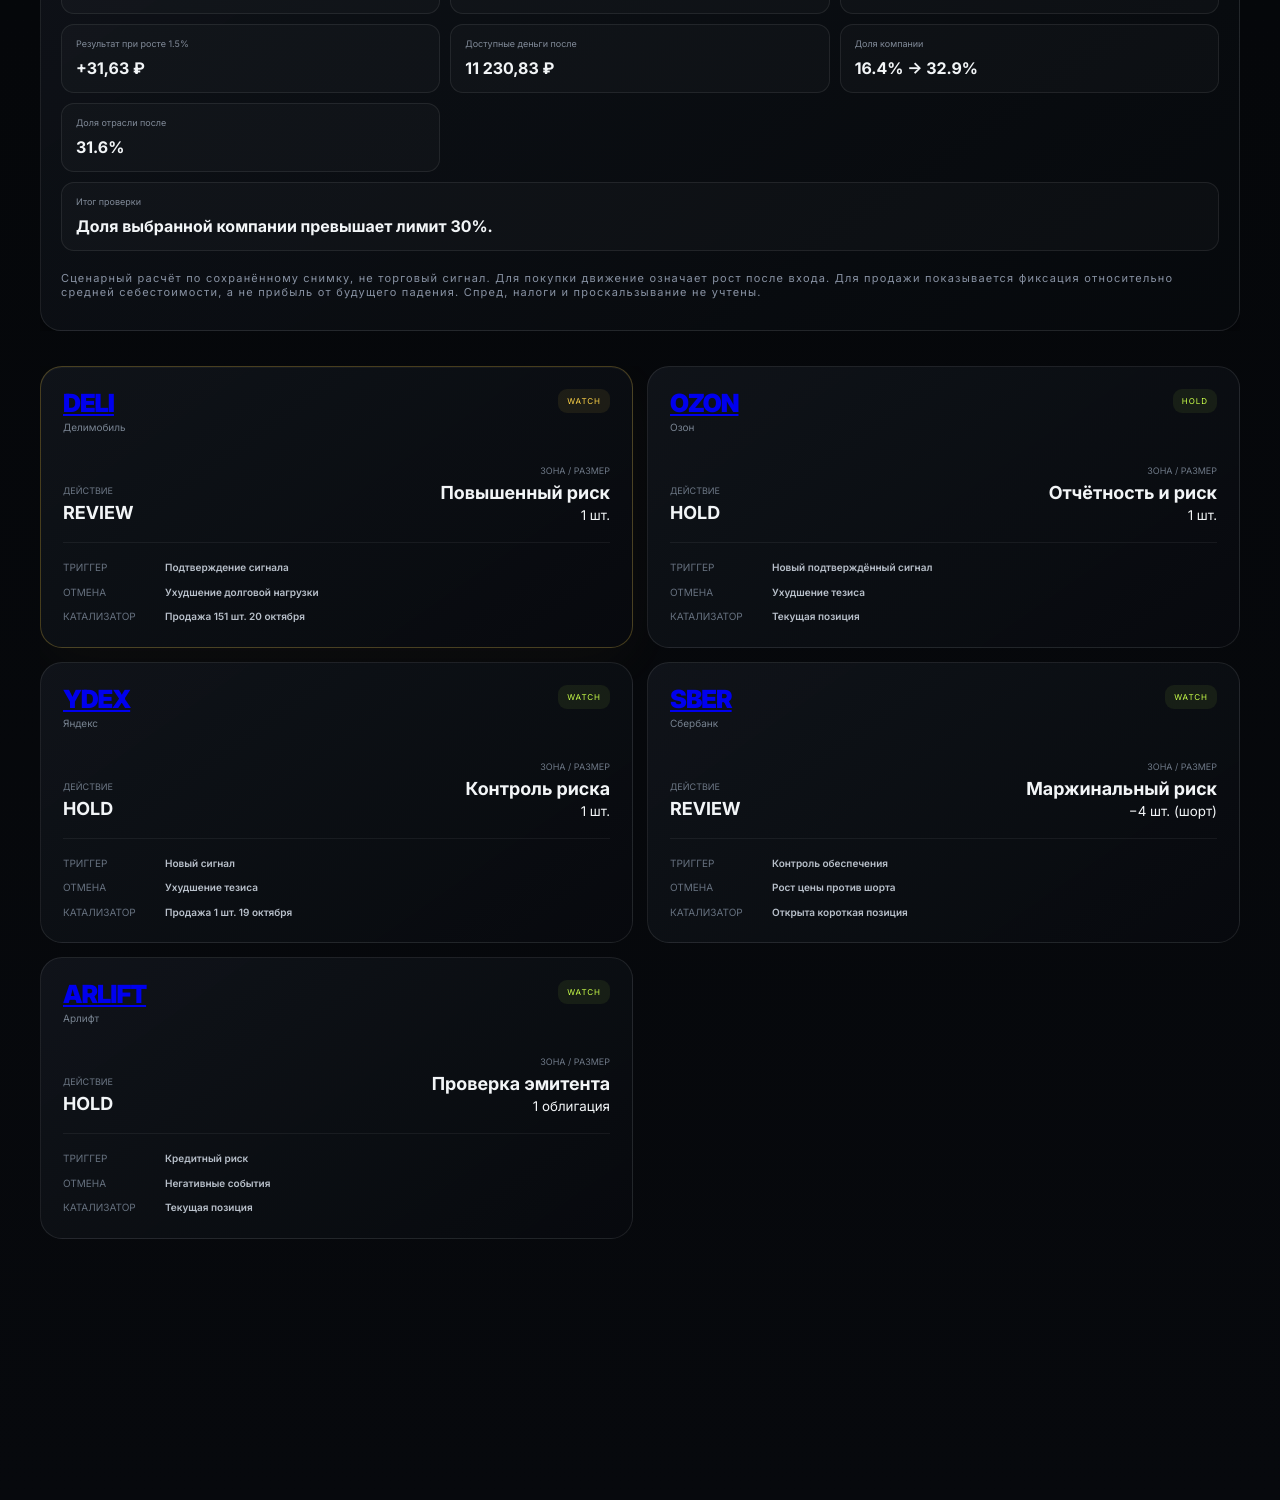
<file: radar.html>
<!doctype html><html lang="ru"><head><meta charset="utf-8"><meta name="viewport" content="width=device-width,initial-scale=1"><meta name="theme-color" content="#06070a"><title>Радар · Разгон 20К</title>
<link rel="stylesheet" href="css/styles.css?v=00415"><link rel="stylesheet" href="css/workspace.css?v=00432"><link rel="stylesheet" href="css/week-audit.css?v=00423"></head><body><canvas id="capitalMesh" aria-hidden="true"></canvas><div class="atmoDecor" aria-hidden="true"><i class="atmoLine al1"></i><i class="atmoLine al2"></i><i class="atmoLine al3"></i><i class="atmoLine al4"></i><i class="atmoGlyph ag1"></i><i class="atmoGlyph ag2"></i><i class="atmoGlyph ag3"></i><i class="atmoGlyph ag4"></i><i class="atmoGlow ago1"></i><i class="atmoGlow ago2"></i><i class="atmoGlow ago3"></i></div><div class="cursorHalo" id="cursorHalo"></div><div class="ambientBeam beamA"></div><div class="ambientBeam beamB"></div><div class="ambientBeam beamC"></div><div class="aurora"></div><div class="orb a"></div><div class="orb b"></div><div class="glassLight gl1"></div><div class="glassLight gl2"></div>
<div class="wrap"><nav class="nav"><div class="logo"><div class="logoMark">20</div>РАЗГОН 20К</div><div class="siteTabs"><a href="index.html">Dashboard</a><a href="portfolio.html">Портфель</a><a href="trades.html">Сделки</a><a class="active" href="radar.html">Радар</a><a href="intelligence.html">События</a><a href="company.html">Компании</a><a href="analytics.html">Аналитика</a><a href="strategy.html">Стратегия</a></div><div class="live"><i></i> LIVE JOURNAL · <span id="marketClock">06.10.2026</span></div></nav><div class="commandStrip reveal"><div class="cmd"><div><span>СИСТЕМА</span><br><strong>РАЗГОН 20К · LEVEL 07</strong><br><span style="font-size:8px;color:#5f6977">BUILD 004.35</span></div><div class="state">ONLINE</div></div><div class="cmd"><div><span>РЕЖИМ</span><br><strong>ACTIVE + CORE</strong></div><b style="color:var(--lime)">◉</b></div><div class="cmd"><div><span>НЕДЕЛЯ</span><br><strong>191,36 / 500 ₽</strong><br><span>ПН—ВС · ДЕНЬ 2/7</span></div><b>38,3%</b></div><div class="cmd"><div><span>СЛЕДУЮЩЕЕ</span><br><strong>ЖДЁМ СИГНАЛ</strong></div><b style="color:var(--yellow)">●</b></div></div><section class="section reveal"><div class="sectionHead"><div><div class="eyebrow">TRADING RADAR · DECISION ENGINE</div><h2>Очередь торговых сценариев</h2></div><p>План до нажатия кнопки</p></div><div class="radarSummary"><div><span>АКТИВНЫХ СЦЕНАРИЕВ</span><b id="radarActive">—</b></div><div><span>СЛЕДУЮЩЕЕ ДЕЙСТВИЕ</span><b id="radarNext">—</b></div><div><span>СВОБОДНЫЙ КЭШ</span><b data-live="cash">—</b></div><div><span>РЕЖИМ</span><b>ACTIVE + CORE</b></div></div></section><section class="section reveal"><div class="sectionHead"><h2>Risk Engine</h2><p>Калькулятор сценария · без отправки заявок</p></div><div class="card"><div class="riskCalc"><label>Акция<select id="riskTicker"></select></label><label>Направление<select id="riskSide"><option value="buy">Покупка</option><option value="sell">Продажа имеющихся</option></select></label><label>Вход / цена, ₽<input id="riskEntry" type="number" min="0.01" step="0.01"></label><label>Стоп / отмена, ₽<input id="riskStop" type="number" min="0.01" step="0.01"></label><label>Цель, ₽<input id="riskTarget" type="number" min="0.01" step="0.01"></label><label>Количество, шт.<input id="riskQty" type="number" min="1" step="1" value="1"></label><label>Комиссия за сторону, %<input id="riskFee" type="number" min="0" step="0.01" value="0.3"></label></div><div id="riskOutput" class="riskOutput" aria-live="polite"></div><p class="mini">Расчёт по заданным ценам, без проскальзывания и налогов. Стоп не гарантирует исполнение по указанной цене. Для продажи прибыль считается относительно введённой цены, а не исторической себестоимости.</p></div></section><section class="section reveal" id="tradeGateSection"><div class="sectionHead"><h2>Проверка сделки · BUILD 004.35</h2><p>Издержки, точка безубыточности и концентрация</p></div><div class="card"><div class="riskCalc"><label>Акция<select id="gateTicker"></select></label><label>Действие<select id="gateSide"><option value="buy">Купить</option><option value="sell">Продать имеющиеся</option></select></label><label>Цена сделки, ₽<input id="gatePrice" type="number" min="0.01" step="0.01"></label><label>Количество<input id="gateQty" type="number" min="1" step="1" value="1"></label><label>Комиссия за сторону, %<input id="gateFee" type="number" min="0" max="10" step="0.01" value="0.3"></label><label>Ожидаемое движение, %<input id="gateMove" type="number" min="0" max="100" step="0.1" value="1.5"></label><label>Макс. доля компании, %<input id="gateLimit" type="number" min="1" max="100" value="30"></label></div><div id="gateOutput" class="riskOutput" aria-live="polite"></div><p class="mini">Сценарный расчёт по сохранённому снимку, не торговый сигнал. Для покупки движение означает рост после входа. Для продажи показывается фиксация относительно средней себестоимости, а не прибыль от будущего падения. Спред, налоги и проскальзывание не учтены.</p></div></section><section class="section reveal"><div id="radarGrid" class="radarGrid"></div></section><section class="section layout"><div class="card reveal"><div class="sectionHead"><h2>Правило входа</h2><p>Risk discipline</p></div><p class="radarRule">Сценарий в Радаре — не приказ совершить сделку. Действие появляется только после выполнения триггера. Если условие не выполнено, мы ничего не делаем и не пытаемся «догнать» недельную цель.</p></div><div class="card reveal"><div class="sectionHead"><h2>Прогресс недели</h2><p><span data-live="week-realized">—</span> / 500 ₽</p></div><div class="radarProgress"><i id="radarWeekBar"></i></div><div class="radarProgressMeta"><span>Реализовано</span><b data-live="week-progress">—</b></div></div></section></div><script src="js/data.js?v=00435" defer></script><script src="js/companies.js?v=00415" defer></script><script src="js/app.js?v=00432" defer></script><script src="js/workspace.js?v=00419" defer></script><script src="js/week-audit.js?v=00432" defer></script></body></html>
</file>
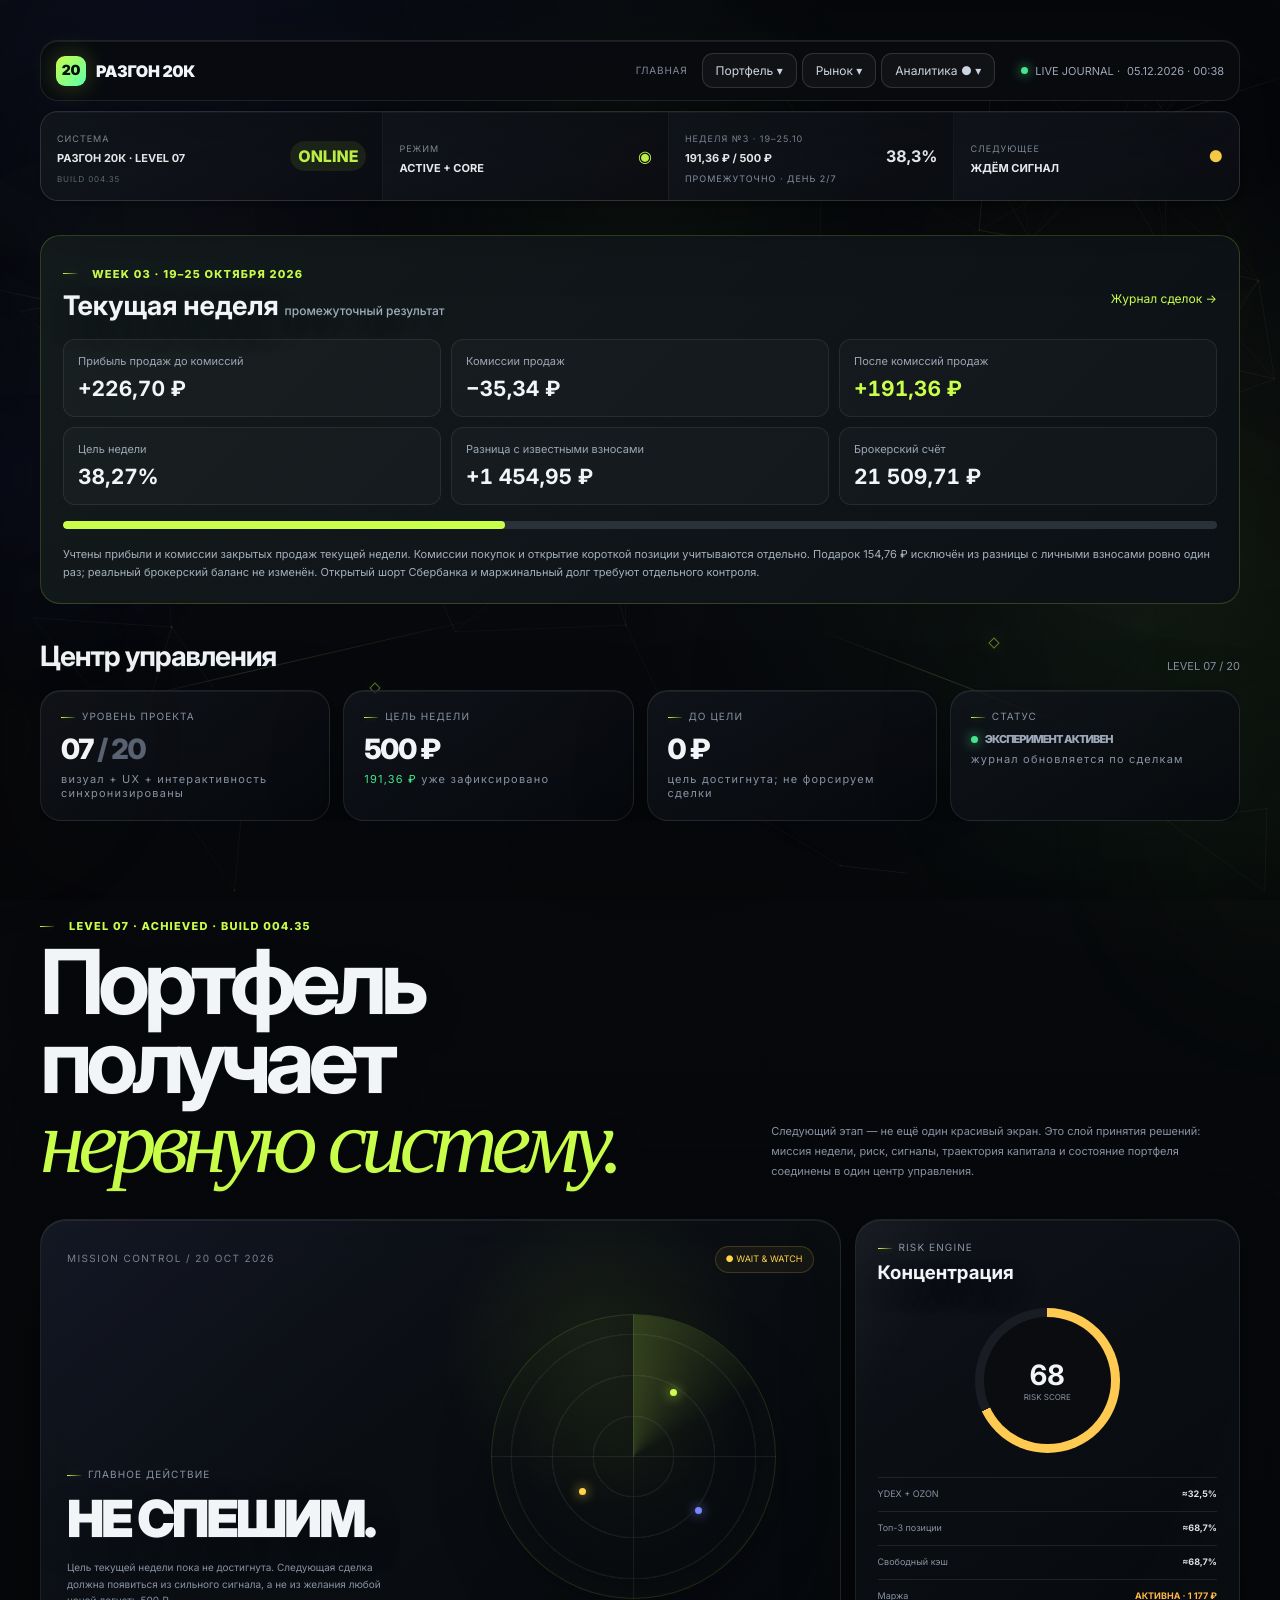
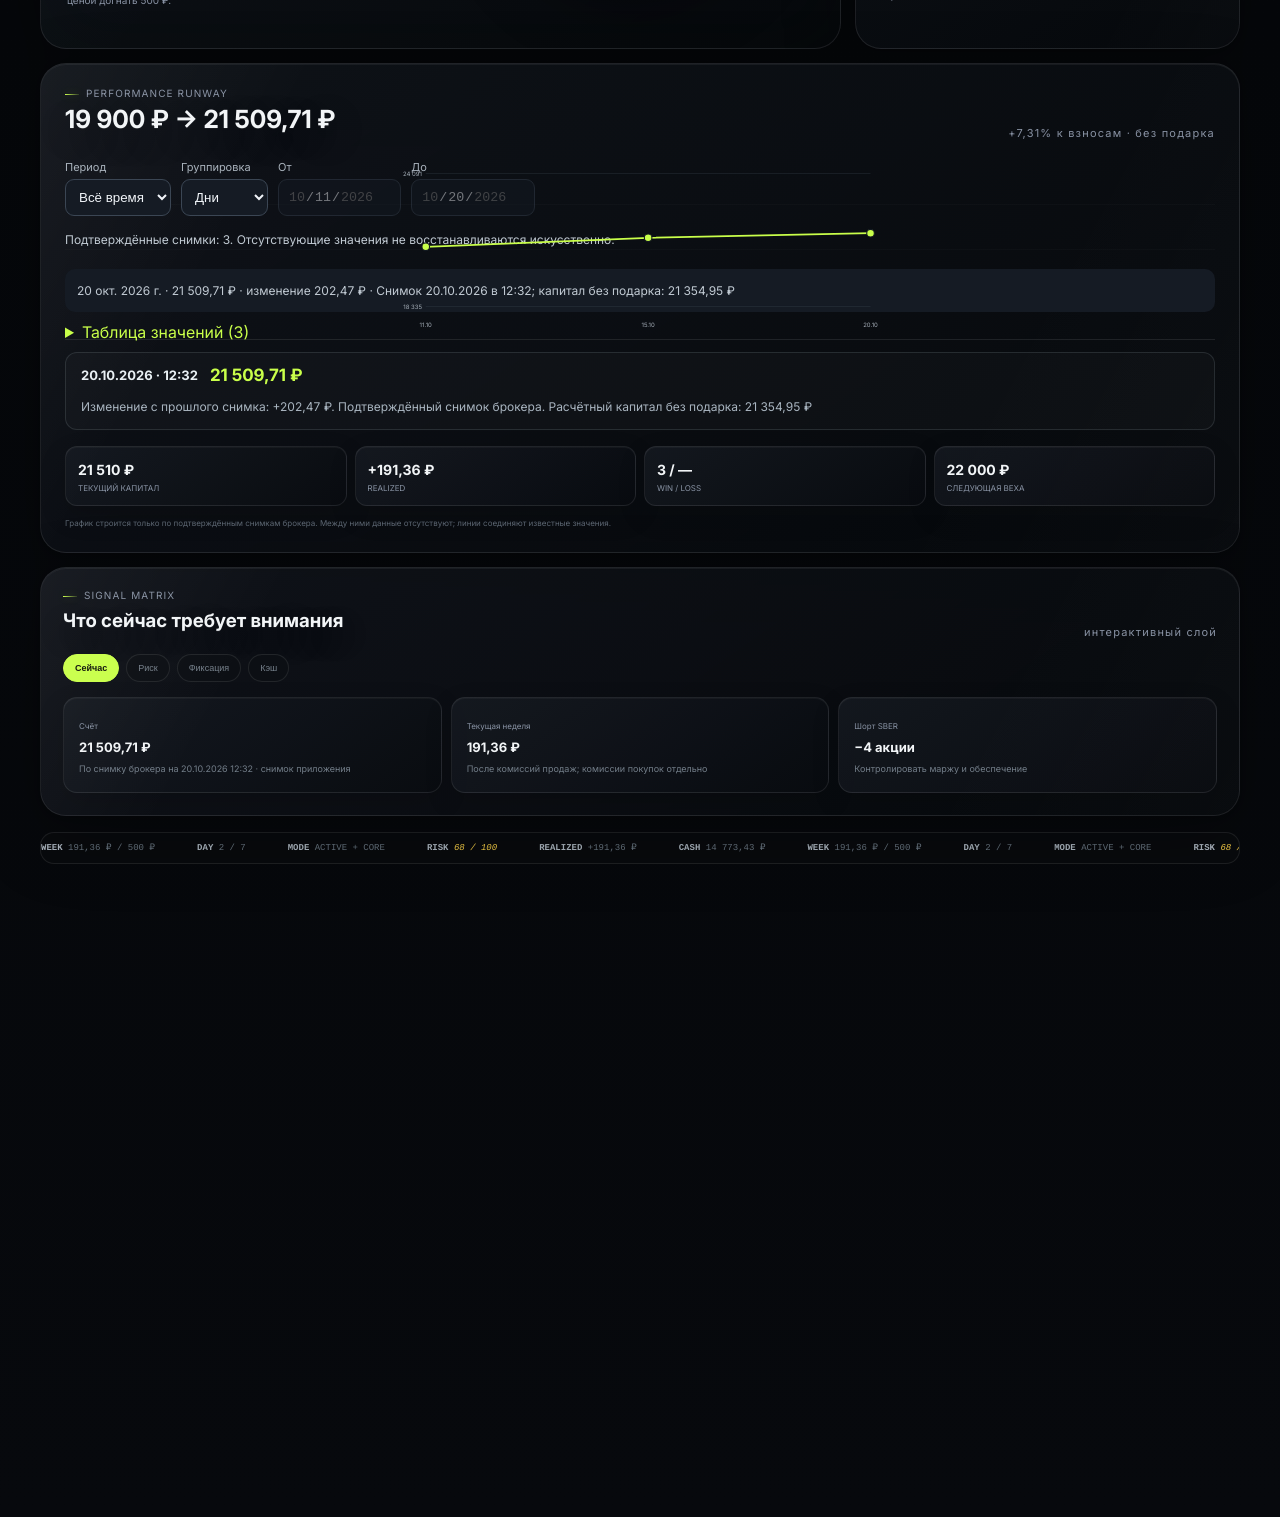
<file: strategy.html>
<!doctype html><html lang="ru"><head><meta charset="utf-8"><meta name="viewport" content="width=device-width,initial-scale=1"><meta name="theme-color" content="#06070a"><title>Стратегия · Разгон 20К</title>
<link rel="stylesheet" href="css/styles.css?v=00415"><link rel="stylesheet" href="css/workspace.css?v=00432"><link rel="stylesheet" href="css/week-audit.css?v=00423"><link rel="stylesheet" href="css/history-explorer.css?v=00433"></head><body><canvas id="capitalMesh" aria-hidden="true"></canvas><div class="atmoDecor" aria-hidden="true"><i class="atmoLine al1"></i><i class="atmoLine al2"></i><i class="atmoLine al3"></i><i class="atmoLine al4"></i><i class="atmoGlyph ag1"></i><i class="atmoGlyph ag2"></i><i class="atmoGlyph ag3"></i><i class="atmoGlyph ag4"></i><i class="atmoGlow ago1"></i><i class="atmoGlow ago2"></i><i class="atmoGlow ago3"></i></div><div class="cursorHalo" id="cursorHalo"></div><div class="ambientBeam beamA"></div><div class="ambientBeam beamB"></div><div class="ambientBeam beamC"></div><div class="aurora"></div><div class="orb a"></div><div class="orb b"></div><div class="glassLight gl1"></div><div class="glassLight gl2"></div>
<div class="wrap"><nav class="nav"><div class="logo"><div class="logoMark">20</div>РАЗГОН 20К</div><div class="siteTabs"><a href="index.html">Dashboard</a><a href="portfolio.html">Портфель</a><a href="trades.html">Сделки</a><a href="radar.html">Радар</a><a href="intelligence.html">События</a><a href="company.html">Компании</a><a href="analytics.html">Аналитика</a><a class="active" href="strategy.html">Стратегия</a></div><div class="live"><i></i> LIVE JOURNAL · <span id="marketClock">06.10.2026</span></div></nav><div class="commandStrip reveal"><div class="cmd"><div><span>СИСТЕМА</span><br><strong>РАЗГОН 20К · LEVEL 07</strong><br><span style="font-size:8px;color:#5f6977">BUILD 004.35</span></div><div class="state">ONLINE</div></div><div class="cmd"><div><span>РЕЖИМ</span><br><strong>ACTIVE + CORE</strong></div><b style="color:var(--lime)">◉</b></div><div class="cmd"><div><span>НЕДЕЛЯ</span><br><strong>191,36 / 500 ₽</strong><br><span>ПН—ВС · ДЕНЬ 2/7</span></div><b>38,3%</b></div><div class="cmd"><div><span>СЛЕДУЮЩЕЕ</span><br><strong>ЖДЁМ СИГНАЛ</strong></div><b style="color:var(--yellow)">●</b></div></div><section class="section reveal"><div class="sectionHead"><h2>Центр управления</h2><p>LEVEL 07 / 20</p></div><div class="cards">
<div class="card tilt"><div class="label">УРОВЕНЬ ПРОЕКТА</div><div class="value">07 <span style="color:#596273">/ 20</span></div><div class="mini">визуал + UX + интерактивность синхронизированы</div></div>
<div class="card tilt"><div class="label">ЦЕЛЬ НЕДЕЛИ</div><div class="value">500 ₽</div><div class="mini"><span class="green">191,36 ₽</span> уже зафиксировано</div></div>
<div class="card tilt"><div class="label">ДО ЦЕЛИ</div><div class="value">0 ₽</div><div class="mini">цель достигнута; не форсируем сделки</div></div>
<div class="card tilt"><div class="label">СТАТУС</div><div class="value" style="font-size:20px"><span class="live"><i></i> ЭКСПЕРИМЕНТ АКТИВЕН</span></div><div class="mini">журнал обновляется по сделкам</div></div></div></section><section class="majorUpgrade reveal" id="missionControl"><div class="upgradeIntro"><div><div class="eyebrow">LEVEL 07 · ACHIEVED · BUILD 004.35</div><h2>Портфель получает<br><em>нервную систему.</em></h2></div><p>Следующий этап — не ещё один красивый экран. Это слой принятия решений: миссия недели, риск, сигналы, траектория капитала и состояние портфеля соединены в один центр управления.</p></div>
<div class="missionGrid"><div class="missionMain" id="missionMain"><div class="missionHeader"><div class="missionTitle">MISSION CONTROL / 20 OCT 2026</div><div class="missionState">● WAIT & WATCH</div></div><div class="radarScope"><i class="radarDot rd1"></i><i class="radarDot rd2"></i><i class="radarDot rd3"></i></div><div class="missionAction"><div class="label">ГЛАВНОЕ ДЕЙСТВИЕ</div><div class="command">НЕ СПЕШИМ.</div><p>Цель текущей недели пока не достигнута. Следующая сделка должна появиться из сильного сигнала, а не из желания любой ценой догнать 500 ₽.</p></div></div>
<div class="riskPanel"><div class="label">RISK ENGINE</div><h3 style="margin:7px 0">Концентрация</h3><div class="riskRing"><div><b>68</b><small>RISK SCORE</small></div></div><div class="riskLine"><span>YDEX + OZON</span><b>≈32,5%</b></div><div class="riskLine"><span>Топ-3 позиции</span><b>≈68,7%</b></div><div class="riskLine"><span>Свободный кэш</span><b>≈68,7%</b></div><div class="riskLine"><span>Маржа</span><b style="color:#ffb647">АКТИВНА · 1 177 ₽</b></div></div></div>
<div class="runway"><div class="runwayTop"><div><div class="label">PERFORMANCE RUNWAY</div><h3>19 900 → 21 509,71 ₽</h3></div><div class="mini">+7,31% к взносам без подарка</div></div><div class="runwayChart" id="strategyHistoryChart"></div><div class="historyDetail" id="strategyHistoryDetail" aria-live="polite">Выбери дату на графике, чтобы посмотреть сохранённый баланс.</div><div class="runwayStats"><div class="runwayStat"><b>21 510 ₽</b><small>ТЕКУЩИЙ КАПИТАЛ</small></div><div class="runwayStat"><b>+191,36 ₽</b><small>REALIZED</small></div><div class="runwayStat"><b>3 / —</b><small>WIN / LOSS</small></div><div class="runwayStat"><b>22 000 ₽</b><small>СЛЕДУЮЩАЯ ВЕХА</small></div></div><div class="cycleNote">График строится только по подтверждённым снимкам брокера. Между ними данные отсутствуют; линии соединяют известные значения.</div></div>
<div class="signalPanel"><div class="sectionHead" style="margin:0"><div><div class="label">SIGNAL MATRIX</div><h3 style="margin:7px 0">Что сейчас требует внимания</h3></div><div class="mini">интерактивный слой</div></div><div class="signalTabs"><button class="signalTab active" data-signal="now">Сейчас</button><button class="signalTab" data-signal="risk">Риск</button><button class="signalTab" data-signal="profit">Фиксация</button><button class="signalTab" data-signal="cash">Кэш</button></div><div class="signalBody" id="signalBody"></div></div>
<div class="systemTicker"><div class="tickerInner"><span><b>WEEK</b> 191,36 / 500 ₽</span><span><b>DAY</b> 2 / 7</span><span><b>MODE</b> ACTIVE + CORE</span><span><b>RISK</b> <i class="warn">68 / 100</i></span><span><b>REALIZED</b> <i class="up">+191,36 ₽</i></span><span><b>CASH</b> уточняется</span><span><b>WEEK</b> 191,36 / 500 ₽</span><span><b>DAY</b> 2 / 7</span><span><b>MODE</b> ACTIVE + CORE</span><span><b>RISK</b> <i class="warn">68 / 100</i></span><span><b>REALIZED</b> <i class="up">+191,36 ₽</i></span><span><b>CASH</b> уточняется</span></div></div></section><section class="section reveal" id="cockpit"><div class="sectionHead"><h2>Strategy Cockpit</h2><p>Интерактивный режим · Level 3 preview</p></div>
<div class="card" style="padding:0;min-height:420px"><div style="display:grid;grid-template-columns:220px 1fr;min-height:420px" class="cockpitGrid">
<div style="padding:18px;border-right:1px solid var(--line);background:rgba(255,255,255,.018)">
<div class="label" style="margin-bottom:12px">РЕЖИМ ПРОСМОТРА</div>
<button class="mode active" data-mode="today">Сегодня</button><button class="mode" data-mode="risk">Риск</button><button class="mode" data-mode="goal">Цель 500</button><button class="mode" data-mode="compare">Active vs Hold</button>
</div><div style="padding:26px;position:relative;overflow:hidden"><div id="modeContent"></div></div></div></div></section></div><script src="js/data.js?v=00435" defer></script><script src="js/companies.js?v=00415" defer></script><script src="js/app.js?v=00432" defer></script><script src="js/workspace.js?v=00419" defer></script><script src="js/week-audit.js?v=00432" defer></script><script src="js/history-loader.js?v=00434" defer></script><script src="js/history-explorer.js?v=00434" defer></script></body></html>
</file>
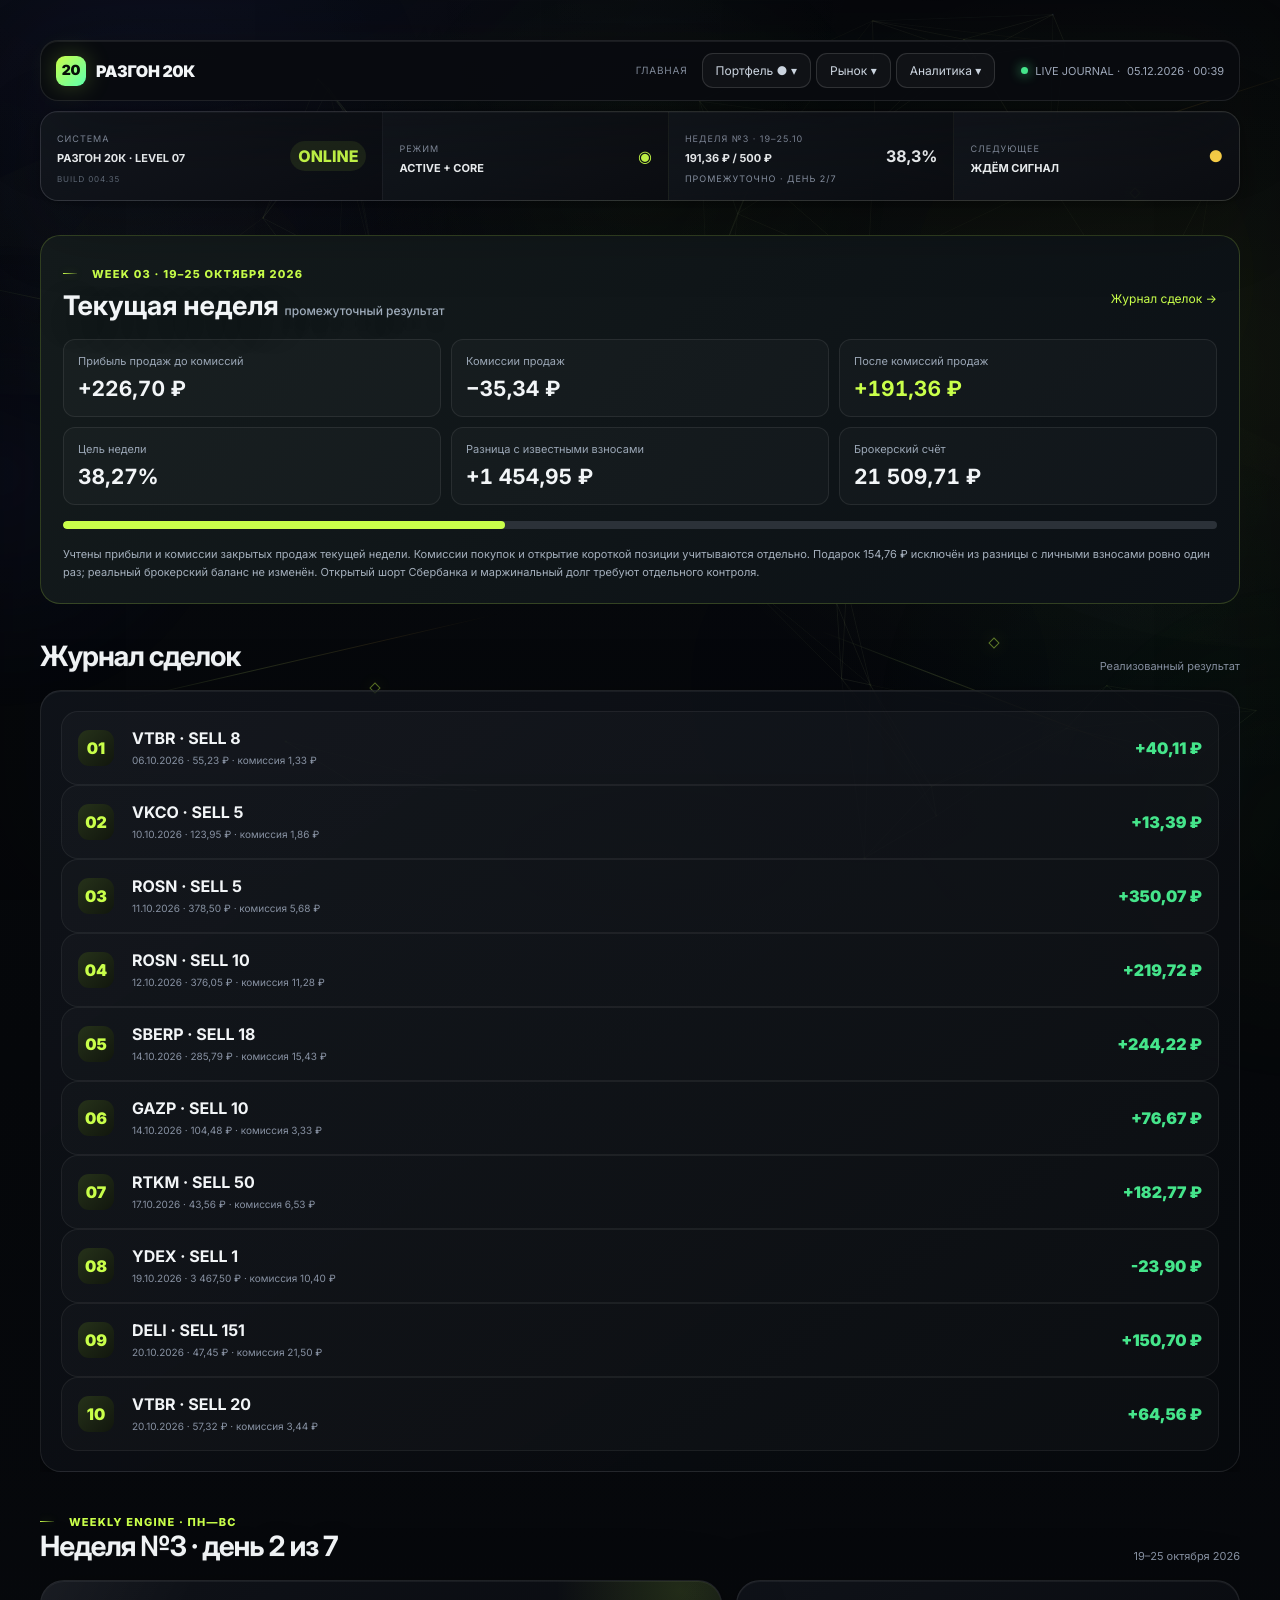
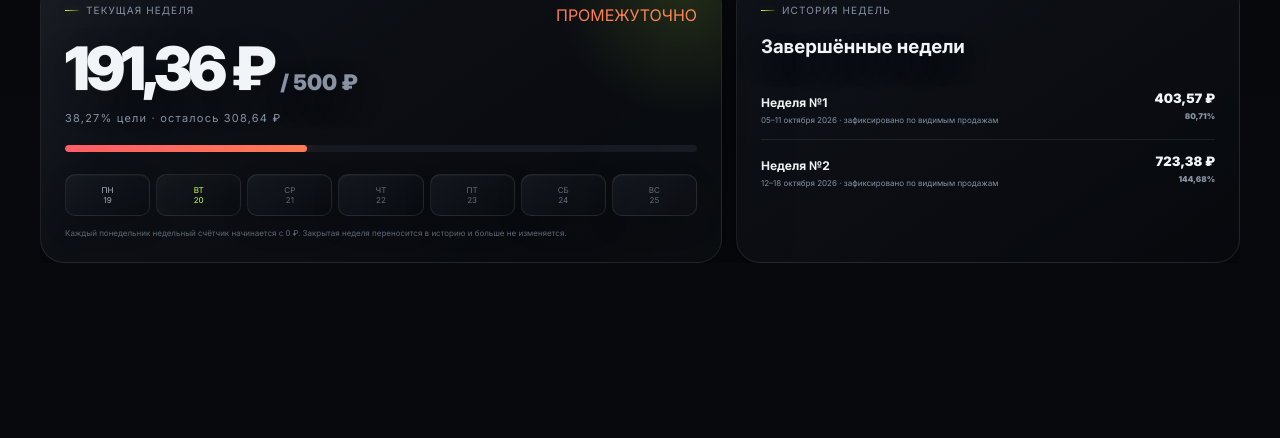
<file: trades.html>
<!doctype html><html lang="ru"><head><meta charset="utf-8"><meta name="viewport" content="width=device-width,initial-scale=1"><meta name="theme-color" content="#06070a"><title>Сделки · Разгон 20К</title>
<link rel="stylesheet" href="css/styles.css?v=00415"><link rel="stylesheet" href="css/workspace.css?v=00432"><link rel="stylesheet" href="css/week-audit.css?v=00423"></head><body><canvas id="capitalMesh" aria-hidden="true"></canvas><div class="atmoDecor" aria-hidden="true"><i class="atmoLine al1"></i><i class="atmoLine al2"></i><i class="atmoLine al3"></i><i class="atmoLine al4"></i><i class="atmoGlyph ag1"></i><i class="atmoGlyph ag2"></i><i class="atmoGlyph ag3"></i><i class="atmoGlyph ag4"></i><i class="atmoGlow ago1"></i><i class="atmoGlow ago2"></i><i class="atmoGlow ago3"></i></div><div class="cursorHalo" id="cursorHalo"></div><div class="ambientBeam beamA"></div><div class="ambientBeam beamB"></div><div class="ambientBeam beamC"></div><div class="aurora"></div><div class="orb a"></div><div class="orb b"></div><div class="glassLight gl1"></div><div class="glassLight gl2"></div>
<div class="wrap"><nav class="nav"><div class="logo"><div class="logoMark">20</div>РАЗГОН 20К</div><div class="siteTabs"><a href="index.html">Dashboard</a><a href="portfolio.html">Портфель</a><a class="active" href="trades.html">Сделки</a><a href="radar.html">Радар</a><a href="intelligence.html">События</a><a href="company.html">Компании</a><a href="analytics.html">Аналитика</a><a href="strategy.html">Стратегия</a></div><div class="live"><i></i> LIVE JOURNAL · <span id="marketClock">06.10.2026</span></div></nav><div class="commandStrip reveal"><div class="cmd"><div><span>СИСТЕМА</span><br><strong>РАЗГОН 20К · LEVEL 07</strong><br><span style="font-size:8px;color:#5f6977">BUILD 004.35</span></div><div class="state">ONLINE</div></div><div class="cmd"><div><span>РЕЖИМ</span><br><strong>ACTIVE + CORE</strong></div><b style="color:var(--lime)">◉</b></div><div class="cmd"><div><span>НЕДЕЛЯ</span><br><strong>191,36 / 500 ₽</strong><br><span>ПН—ВС · ДЕНЬ 2/7</span></div><b>38,3%</b></div><div class="cmd"><div><span>СЛЕДУЮЩЕЕ</span><br><strong>ЖДЁМ СИГНАЛ</strong></div><b style="color:var(--yellow)">●</b></div></div><section class="section reveal"><div class="sectionHead"><h2>Журнал сделок</h2><p>Реализованный результат</p></div><div class="card"><div id="tradesTable"></div></div></section><section class="weekCycle reveal" id="weeklyCycle"><div class="sectionHead"><div><div class="eyebrow">WEEKLY ENGINE · ПН—ВС</div><h2>Неделя №3 · день 2 из 7</h2></div><p>19—25 октября 2026</p></div><div class="weekHero"><div class="weekNow"><div class="weekTop"><div><div class="label">ТЕКУЩАЯ НЕДЕЛЯ</div><div class="weekValue">191,36 ₽ <span>/ 500 ₽</span></div><div class="mini">До цели осталось 308,64 ₽ · выполнено 38,27%</div></div><div class="state" style="color:#ff7a55">В РАБОТЕ</div></div><div class="weekTrack"><i></i></div><div class="days"><div class="day done">ПН<br>05</div><div class="day today">ВТ<br>06</div><div class="day">СР<br>07</div><div class="day">ЧТ<br>08</div><div class="day">ПТ<br>09</div><div class="day">СБ<br>10</div><div class="day">ВС<br>11</div></div><div class="cycleNote">Каждый понедельник недельный счётчик начинается с 0 ₽. Закрытая неделя переносится в историю и больше не изменяется.</div></div><div class="weekArchive"><div class="label">ИСТОРИЯ НЕДЕЛЬ</div><h3 style="margin:9px 0 2px">Архив результата</h3><div class="archiveRow"><div><b>Неделя №1</b><small>05—11 октября · архив</small></div><div class="archiveScore">403,57 ₽<em>80,71%</em></div></div><div class="archiveRow"><div><b>Неделя №2</b><small>12—18 октября · архив</small></div><div class="archiveScore">723,38 ₽<em>144,68%</em></div></div><div class="archiveEmpty">После завершения воскресенья здесь будут сохраняться итог недели, процент выполнения цели и результат относительно 500 ₽. Следующий понедельник откроет новую неделю отдельной строкой.</div></div></div></section></div><script src="js/data.js?v=00435" defer></script><script src="js/companies.js?v=00415" defer></script><script src="js/app.js?v=00432" defer></script><script src="js/workspace.js?v=00419" defer></script><script src="js/week-audit.js?v=00432" defer></script></body></html>
</file>
<file: css/styles.css>
@import url('https://fonts.googleapis.com/css2?family=Inter:wght@400;500;600;700;800;900&display=swap');
:root{--bg:#06070a;--card:rgba(15,18,25,.72);--line:rgba(255,255,255,.09);--text:#f7f8fb;--muted:#8892a3;--lime:#c9ff4a;--green:#45e58b;--red:#ff5168;--yellow:#ffd449;--gold:#ffca43;--mx:50%;--my:20%}
*{box-sizing:border-box}html{scroll-behavior:smooth}body{margin:0;background:var(--bg);color:var(--text);font-family:Inter,system-ui,sans-serif;overflow-x:hidden}.noise{position:fixed;inset:0;pointer-events:none;z-index:20;opacity:.035;background-image:url("data:image/svg+xml,%3Csvg viewBox='0 0 180 180' xmlns='http://www.w3.org/2000/svg'%3E%3Cfilter id='n'%3E%3CfeTurbulence type='fractalNoise' baseFrequency='.9' numOctaves='4' stitchTiles='stitch'/%3E%3C/filter%3E%3Crect width='100%25' height='100%25' filter='url(%23n)' opacity='.8'/%3E%3C/svg%3E")}.aurora{position:fixed;inset:0;pointer-events:none;background:radial-gradient(600px circle at var(--mx) var(--my),rgba(177,255,72,.105),transparent 45%),radial-gradient(700px circle at 10% 15%,rgba(76,93,255,.10),transparent 48%),radial-gradient(700px circle at 90% 80%,rgba(0,225,175,.07),transparent 45%);z-index:-2}.gridbg{position:fixed;inset:0;z-index:-3;background-image:linear-gradient(rgba(255,255,255,.025) 1px,transparent 1px),linear-gradient(90deg,rgba(255,255,255,.025) 1px,transparent 1px);background-size:64px 64px;mask-image:linear-gradient(to bottom,black,transparent 90%)}.orb{position:fixed;width:400px;height:400px;border-radius:50%;filter:blur(90px);opacity:.09;z-index:-1;animation:float 13s ease-in-out infinite}.orb.a{background:#b8ff55;top:-160px;right:-120px}.orb.b{background:#536dff;bottom:-180px;left:-130px;animation-delay:-5s}@keyframes float{50%{transform:translate3d(40px,60px,0) scale(1.15)}}.wrap{max-width:1240px;margin:auto;padding:26px 20px 90px}.nav{position:sticky;top:14px;z-index:15;display:flex;align-items:center;justify-content:space-between;padding:12px 15px;margin-bottom:56px;border:1px solid var(--line);background:rgba(7,9,13,.66);backdrop-filter:blur(22px);border-radius:18px;box-shadow:0 14px 50px rgba(0,0,0,.22)}.logo{display:flex;align-items:center;gap:10px;font-weight:900;letter-spacing:-.02em}.logoMark{width:30px;height:30px;border-radius:9px;background:linear-gradient(135deg,var(--lime),#5dffad);box-shadow:0 0 25px rgba(201,255,74,.25);display:grid;place-items:center;color:#071008;font-size:14px}.live{display:flex;align-items:center;gap:7px;font-size:11px;color:#9da7b8}.live i{width:7px;height:7px;border-radius:50%;background:var(--green);box-shadow:0 0 12px var(--green);animation:blink 1.8s infinite}@keyframes blink{50%{opacity:.35}}.hero{min-height:560px;display:grid;grid-template-columns:1.12fr .88fr;align-items:center;gap:42px;padding-bottom:60px}.eyebrow{display:inline-flex;align-items:center;gap:8px;color:var(--lime);font-size:11px;font-weight:800;letter-spacing:.14em;text-transform:uppercase}.eyebrow:before{content:"";width:24px;height:1px;background:var(--lime)}h1{font-size:clamp(54px,8vw,104px);line-height:.88;letter-spacing:-.075em;margin:20px 0 24px;max-width:750px}.gradient{background:linear-gradient(90deg,#fff 5%,#aeb7c5 50%,#fff 95%);background-size:200% auto;color:transparent;background-clip:text;animation:textshine 6s linear infinite}@keyframes textshine{to{background-position:200% center}}.lead{max-width:610px;color:#9aa4b5;font-size:17px;line-height:1.65}.heroMeta{display:flex;gap:30px;margin-top:35px}.heroMeta b{font-size:22px}.heroMeta span{display:block;color:var(--muted);font-size:11px;margin-top:4px}.ringWrap{position:relative;display:grid;place-items:center;min-height:420px}.ringGlow{position:absolute;width:320px;height:320px;border-radius:50%;background:rgba(201,255,74,.08);filter:blur(50px);animation:breathe 3s ease-in-out infinite}@keyframes breathe{50%{transform:scale(1.12);opacity:.65}}.ring{width:330px;height:330px;border-radius:50%;display:grid;place-items:center;position:relative;background:conic-gradient(var(--red) 0deg 28.9deg,#20242d 28.9deg 360deg);box-shadow:0 0 80px rgba(0,0,0,.5),inset 0 0 50px rgba(255,255,255,.03);transition:.8s}.ring:before{content:"";position:absolute;inset:16px;border-radius:50%;background:#0b0d12;border:1px solid var(--line)}.ringCore{z-index:2;text-align:center}.ringCore .money{font-size:45px;font-weight:900;letter-spacing:-.055em}.ringCore .target{color:var(--muted);font-size:12px;margin-top:4px}.ringCore .percent{margin-top:17px;font-size:12px;font-weight:800;color:var(--red)}.floatChip{position:absolute;padding:11px 14px;background:rgba(18,22,29,.82);border:1px solid var(--line);backdrop-filter:blur(14px);border-radius:13px;font-size:11px;box-shadow:0 15px 35px rgba(0,0,0,.28);animation:chip 5s ease-in-out infinite}.floatChip.one{right:0;top:65px}.floatChip.two{left:0;bottom:72px;animation-delay:-2.2s}@keyframes chip{50%{transform:translateY(-10px)}}.section{margin-top:35px}.sectionHead{display:flex;justify-content:space-between;align-items:end;margin-bottom:17px}.sectionHead h2{font-size:28px;letter-spacing:-.04em;margin:0}.sectionHead p{font-size:11px;color:var(--muted);margin:0}.cards{display:grid;grid-template-columns:repeat(4,1fr);gap:13px}.card{position:relative;overflow:hidden;background:linear-gradient(145deg,rgba(18,22,30,.78),rgba(10,12,17,.68));border:1px solid var(--line);border-radius:21px;padding:20px;backdrop-filter:blur(20px);transition:transform .35s,border-color .35s,box-shadow .35s;transform-style:preserve-3d}.card:after{content:"";position:absolute;inset:0;background:radial-gradient(350px circle at var(--cx,50%) var(--cy,50%),rgba(255,255,255,.07),transparent 40%);opacity:0;transition:.3s;pointer-events:none}.card:hover{border-color:rgba(201,255,74,.25);box-shadow:0 20px 60px rgba(0,0,0,.3)}.card:hover:after{opacity:1}.label{font-size:10px;text-transform:uppercase;letter-spacing:.12em;color:var(--muted)}.value{font-size:28px;font-weight:850;letter-spacing:-.045em;margin-top:9px}.green{color:var(--green)}.red{color:var(--red)}.mini{font-size:11px;color:var(--muted);margin-top:6px}.layout{display:grid;grid-template-columns:1.12fr .88fr;gap:15px}.table{display:grid}.row{display:grid;grid-template-columns:1fr 100px 100px;gap:14px;align-items:center;padding:16px 0;border-bottom:1px solid rgba(255,255,255,.065);transition:.25s}.row:hover{padding-left:8px}.row:last-child{border:0}.asset b{font-size:14px}.asset small{display:block;color:var(--muted);margin-top:4px;font-size:10px}.num{text-align:right;font-size:13px}.pnl{text-align:right;font-size:12px;font-weight:800}.radar{display:grid;gap:10px}.signal{padding:17px;border-radius:17px;background:rgba(255,255,255,.025);border:1px solid rgba(255,255,255,.065);transition:.3s}.signal:hover{transform:translateX(5px);background:rgba(201,255,74,.035)}.signalTop{display:flex;justify-content:space-between;align-items:center}.signal h3{font-size:14px;margin:0}.tag{font-size:9px;padding:5px 8px;border-radius:999px;background:rgba(201,255,74,.1);color:var(--lime);font-weight:800}.signal p{color:#929cac;font-size:11px;line-height:1.55;margin:8px 0 0}.chart{height:235px;margin-top:20px;position:relative}.chart svg{width:100%;height:100%;overflow:visible}.chartGrid line{stroke:rgba(255,255,255,.05)}.chartLine{fill:none;stroke:url(#lg);stroke-width:3;stroke-linecap:round;filter:drop-shadow(0 0 9px rgba(201,255,74,.35));stroke-dasharray:900;stroke-dashoffset:900}.chartArea{fill:url(#area)}.chartDot{fill:var(--lime);filter:drop-shadow(0 0 7px var(--lime))}.trade{display:grid;grid-template-columns:42px 1fr auto;align-items:center;gap:12px;padding:16px;border:1px solid rgba(255,255,255,.06);border-radius:17px;background:rgba(255,255,255,.025)}.tradeNo{width:36px;height:36px;border-radius:11px;display:grid;place-items:center;background:linear-gradient(135deg,#26321a,#11160d);color:var(--lime);font-weight:900}.trade small{color:var(--muted);font-size:10px}.profit{font-weight:900;color:var(--green)}.reveal{opacity:0;transform:translateY(30px);transition:opacity .8s cubic-bezier(.2,.8,.2,1),transform .8s cubic-bezier(.2,.8,.2,1)}.reveal.on{opacity:1;transform:none}.footer{text-align:center;color:#596273;font-size:10px;margin-top:70px}.celebrate{display:none;color:var(--gold)}@media(max-width:900px){.hero{grid-template-columns:1fr;text-align:left;padding-top:20px}.ringWrap{min-height:390px}.cards{grid-template-columns:1fr 1fr}.layout{grid-template-columns:1fr}.nav{margin-bottom:35px}}@media(max-width:540px){.wrap{padding:14px 13px 60px}.nav{top:8px}.hero{gap:5px}.heroMeta{gap:18px}.ring{width:280px;height:280px}.ringGlow{width:260px;height:260px}.ringCore .money{font-size:38px}.floatChip.one{right:-2px}.floatChip.two{left:-2px}.cards{grid-template-columns:1fr 1fr}.card{padding:16px}.value{font-size:22px}.row{grid-template-columns:1fr 75px 70px}.sectionHead h2{font-size:23px}.lead{font-size:14px}}

/* Level 3 visual-art layer */
.capitalScene{position:relative;min-height:360px;display:grid;place-items:center;isolation:isolate;overflow:hidden;border-radius:24px;background:radial-gradient(circle at 50% 52%,rgba(201,255,74,.08),transparent 28%),linear-gradient(180deg,rgba(255,255,255,.02),transparent)}
.capitalScene:before{content:"";position:absolute;width:520px;height:220px;border:1px solid rgba(201,255,74,.12);border-radius:50%;transform:rotate(-10deg);box-shadow:0 0 80px rgba(201,255,74,.05),inset 0 0 50px rgba(201,255,74,.025);animation:orbit 13s linear infinite}
.capitalScene:after{content:"";position:absolute;width:410px;height:410px;border-radius:50%;border:1px dashed rgba(255,255,255,.075);animation:spin 24s linear infinite}
@keyframes orbit{50%{transform:rotate(10deg) scaleX(.92)}}@keyframes spin{to{transform:rotate(360deg)}}
.capitalCore{width:190px;height:190px;border-radius:50%;position:relative;display:grid;place-items:center;text-align:center;z-index:3;background:radial-gradient(circle at 36% 28%,rgba(255,255,255,.34),rgba(201,255,74,.14) 18%,rgba(20,27,18,.95) 48%,#080b09 72%);border:1px solid rgba(201,255,74,.25);box-shadow:0 0 25px rgba(201,255,74,.15),0 0 100px rgba(201,255,74,.10),inset -20px -25px 50px rgba(0,0,0,.65);animation:coreFloat 5s ease-in-out infinite}
.capitalCore:before{content:"";position:absolute;inset:-15px;border-radius:50%;border:1px solid rgba(201,255,74,.12);animation:pulseRing 3s ease-out infinite}.capitalCore b{font-size:28px;letter-spacing:-.055em}.capitalCore small{display:block;color:#8d9988;font-size:9px;margin-top:4px;letter-spacing:.1em}
@keyframes coreFloat{50%{transform:translateY(-8px) scale(1.02)}}@keyframes pulseRing{50%{transform:scale(1.12);opacity:.2}}
.satellite{position:absolute;z-index:4;padding:9px 12px;border-radius:12px;border:1px solid rgba(255,255,255,.09);background:rgba(8,11,14,.76);backdrop-filter:blur(12px);font-size:9px;color:#aab3c0;box-shadow:0 10px 35px rgba(0,0,0,.35)}.satellite b{display:block;color:#fff;font-size:12px;margin-bottom:2px}.sat1{transform:translate(180px,-100px)}.sat2{transform:translate(-190px,80px)}.sat3{transform:translate(170px,115px)}
.energyLine{position:absolute;height:1px;width:140px;background:linear-gradient(90deg,transparent,rgba(201,255,74,.7),transparent);filter:drop-shadow(0 0 5px var(--lime));opacity:.5;animation:energy 2.4s ease-in-out infinite}@keyframes energy{50%{opacity:1;transform:scaleX(1.15)}}
.artTitle{font-size:clamp(38px,6vw,76px);line-height:.92;letter-spacing:-.065em;margin:12px 0 0;max-width:900px}.artTitle em{font-family:Georgia,serif;font-weight:400;color:var(--lime)}
.levelRail{display:flex;align-items:center;gap:7px;margin-top:24px}.levelRail i{display:block;height:3px;flex:1;background:#20242d;border-radius:9px}.levelRail i.on{background:linear-gradient(90deg,#6878ff,var(--lime));box-shadow:0 0 12px rgba(201,255,74,.25)}
@media(max-width:600px){.capitalScene{min-height:320px}.capitalCore{width:155px;height:155px}.sat1{transform:translate(110px,-105px)}.sat2{transform:translate(-110px,90px)}.sat3{transform:translate(105px,110px)}}

.commandStrip{display:grid;grid-template-columns:1.2fr repeat(3,1fr);gap:1px;margin:10px 0 34px;border:1px solid var(--line);border-radius:18px;overflow:hidden;background:var(--line);box-shadow:0 20px 70px rgba(0,0,0,.22)}.cmd{background:rgba(8,10,14,.9);padding:14px 16px;min-height:63px;display:flex;align-items:center;justify-content:space-between;gap:10px;transition:.25s}.cmd:hover{background:rgba(201,255,74,.045)}.cmd strong{font-size:11px}.cmd span{font-size:9px;color:var(--muted)}.cmd .state{padding:5px 8px;border-radius:999px;color:var(--lime);background:rgba(201,255,74,.09);font-weight:800}.sceneLabel{position:absolute;top:20px;left:22px;z-index:5;font-size:9px;letter-spacing:.15em;color:#697585}.sceneCoords{position:absolute;right:22px;bottom:18px;z-index:5;font:9px monospace;color:#53605e}.capitalCore{cursor:crosshair}.capitalCore:hover{box-shadow:0 0 40px rgba(201,255,74,.25),0 0 150px rgba(201,255,74,.17),inset -20px -25px 50px rgba(0,0,0,.65)}.capitalScene .satellite{transition:.35s}.capitalScene:hover .satellite{border-color:rgba(201,255,74,.18)}@media(max-width:760px){.commandStrip{grid-template-columns:1fr 1fr}.cmd:first-child{grid-column:1/-1}}@media(max-width:430px){.commandStrip{grid-template-columns:1fr}.cmd:first-child{grid-column:auto}}

.constellation{position:relative;height:520px;border-radius:28px;overflow:hidden;border:1px solid var(--line);background:radial-gradient(circle at 50% 50%,rgba(90,110,255,.08),transparent 22%),radial-gradient(circle at 48% 52%,rgba(201,255,74,.045),transparent 44%),#080a0e;cursor:crosshair}.constellation canvas{position:absolute;inset:0;width:100%;height:100%}.node{position:absolute;z-index:3;transform:translate(-50%,-50%);width:var(--size);height:var(--size);border-radius:50%;display:grid;place-items:center;text-align:center;background:radial-gradient(circle at 35% 30%,rgba(255,255,255,.24),rgba(24,29,36,.96) 42%,#090b0e 72%);border:1px solid rgba(255,255,255,.14);box-shadow:0 0 35px rgba(0,0,0,.55);transition:.35s;user-select:none}.node:hover,.node.focus{transform:translate(-50%,-50%) scale(1.13);border-color:rgba(201,255,74,.5);box-shadow:0 0 55px rgba(201,255,74,.15);z-index:6}.node b{font-size:11px}.node small{font-size:8px;color:var(--muted);display:block;margin-top:2px}.node.core{background:radial-gradient(circle at 35% 28%,rgba(255,255,255,.38),rgba(201,255,74,.2) 22%,#0d120c 65%);border-color:rgba(201,255,74,.28)}.constInfo{position:absolute;left:22px;bottom:20px;z-index:8;max-width:340px;padding:15px 17px;border-radius:15px;background:rgba(8,10,14,.78);border:1px solid var(--line);backdrop-filter:blur(16px);transition:.3s}.constInfo .big{font-size:20px;font-weight:900;margin:5px 0}.constLegend{position:absolute;right:20px;top:18px;z-index:7;text-align:right;font-size:9px;color:#697384;line-height:1.7}.constellation:before{content:"PORTFOLIO FIELD / INTERACTIVE";position:absolute;left:20px;top:18px;z-index:7;font-size:9px;letter-spacing:.15em;color:#697384}.level4Badge{display:inline-flex;gap:7px;align-items:center;padding:7px 10px;border:1px solid rgba(201,255,74,.14);border-radius:999px;font-size:9px;color:#9ca78d;background:rgba(201,255,74,.035)}@media(max-width:600px){.constellation{height:470px}.node{--size:65px!important}.node.core{--size:92px!important}.constInfo{left:12px;right:12px;max-width:none}.constLegend{display:none}}

/* BUILD 004.02 — Road to Level 04 */
.flowSection{position:relative;margin:90px 0 40px;min-height:620px;border-radius:32px;overflow:hidden;border:1px solid var(--line);background:#07090d;isolation:isolate}.flowSection:before{content:"";position:absolute;inset:-30%;background:conic-gradient(from 120deg at 50% 50%,transparent,rgba(92,105,255,.12),transparent 28%,rgba(201,255,74,.08),transparent 56%);animation:flowSpin 22s linear infinite;z-index:-2}.flowSection:after{content:"";position:absolute;inset:0;background:radial-gradient(circle at var(--mx,50%) var(--my,50%),rgba(201,255,74,.09),transparent 24%),linear-gradient(180deg,transparent,rgba(0,0,0,.38));z-index:-1}.flowCopy{position:absolute;left:6%;top:10%;z-index:5;max-width:510px}.flowCopy h2{font-size:clamp(42px,6vw,82px);line-height:.9;letter-spacing:-.065em;margin:12px 0 18px}.flowCopy h2 em{font-family:Georgia,serif;font-weight:400;color:#c9ff4a}.flowCopy p{max-width:430px;color:var(--muted);font-size:12px;line-height:1.8}.flowStage{position:absolute;inset:0}.flowOrb{position:absolute;left:67%;top:49%;width:230px;height:230px;transform:translate(-50%,-50%);border-radius:50%;background:radial-gradient(circle at 36% 30%,#f3ffd0 0 2%,#b6ff44 5%,rgba(111,140,38,.65) 16%,rgba(15,22,12,.95) 52%,#050705 72%);box-shadow:0 0 45px rgba(201,255,74,.16),0 0 150px rgba(201,255,74,.09);display:grid;place-items:center;text-align:center;transition:transform .18s ease-out}.flowOrb:before,.flowOrb:after{content:"";position:absolute;border-radius:50%;border:1px solid rgba(201,255,74,.16);inset:-42px;animation:pulseRing 4s ease-in-out infinite}.flowOrb:after{inset:-90px;border-style:dashed;animation:orbit 22s linear infinite}.flowOrb b{font-size:29px;letter-spacing:-.04em}.flowOrb small{display:block;color:#a8b29a;font-size:8px;letter-spacing:.14em;margin-top:5px}.flowMetric{position:absolute;padding:11px 13px;border-radius:13px;background:rgba(9,11,15,.7);border:1px solid rgba(255,255,255,.08);backdrop-filter:blur(14px);font-size:9px;color:#78818e;transition:.35s}.flowMetric b{display:block;color:#e9edf1;font-size:13px;margin-bottom:3px}.fm1{left:55%;top:17%}.fm2{right:7%;top:28%}.fm3{right:9%;bottom:18%}.fm4{left:53%;bottom:12%}.flowSection:hover .flowMetric{border-color:rgba(201,255,74,.18)}.flowStatus{position:absolute;left:6%;bottom:7%;display:flex;gap:8px;align-items:center;font-size:9px;color:#7d8792}.flowStatus i{width:6px;height:6px;border-radius:50%;background:var(--lime);box-shadow:0 0 10px var(--lime);animation:blink 1.8s infinite}@keyframes flowSpin{to{transform:rotate(360deg)}}@keyframes pulseRing{50%{transform:scale(1.055);opacity:.45}}@keyframes orbit{to{transform:rotate(360deg)}}@keyframes blink{50%{opacity:.3}}
@media(max-width:760px){.flowSection{min-height:690px}.flowCopy{left:7%;right:7%;top:7%}.flowOrb{left:50%;top:60%;width:175px;height:175px}.flowMetric{font-size:8px}.fm1{left:8%;top:43%}.fm2{right:7%;top:45%}.fm3{right:7%;bottom:10%}.fm4{left:7%;bottom:10%}.flowStatus{bottom:3%}}

.weekCycle{margin:34px 0 86px}.weekHero{display:grid;grid-template-columns:1.15fr .85fr;gap:14px}.weekNow,.weekArchive{border:1px solid var(--line);border-radius:24px;background:rgba(9,11,15,.74);backdrop-filter:blur(18px);padding:24px}.weekNow{position:relative;overflow:hidden}.weekNow:after{content:"";position:absolute;width:260px;height:260px;border-radius:50%;right:-90px;top:-120px;background:radial-gradient(circle,rgba(201,255,74,.13),transparent 68%);pointer-events:none}.weekTop{display:flex;justify-content:space-between;gap:18px;align-items:flex-start}.weekValue{font-size:clamp(34px,5vw,60px);font-weight:900;letter-spacing:-.06em;margin:16px 0 6px}.weekValue span{font-size:.36em;color:var(--muted);letter-spacing:0}.weekTrack{height:7px;background:#161a20;border-radius:99px;overflow:hidden;margin:20px 0 11px}.weekTrack i{display:block;height:100%;width:8.022%;background:linear-gradient(90deg,#ff5c65,#ff7a55);border-radius:inherit;box-shadow:0 0 18px rgba(255,92,101,.3)}.days{display:grid;grid-template-columns:repeat(7,1fr);gap:6px;margin-top:22px}.day{padding:10px 5px;text-align:center;border:1px solid var(--line);border-radius:10px;font-size:8px;color:#626c78}.day.done{color:#aab3bd;background:rgba(255,255,255,.025)}.day.today{color:var(--lime);border-color:rgba(201,255,74,.3);background:rgba(201,255,74,.055);box-shadow:inset 0 0 20px rgba(201,255,74,.025)}.archiveRow{display:grid;grid-template-columns:1fr auto;gap:12px;padding:14px 0;border-bottom:1px solid var(--line)}.archiveRow:last-child{border:0}.archiveRow b{font-size:12px}.archiveRow small{display:block;color:var(--muted);font-size:8px;margin-top:4px}.archiveScore{text-align:right;font-weight:900;font-size:13px}.archiveScore em{display:block;font-style:normal;font-size:8px;color:var(--muted);margin-top:4px}.archiveEmpty{color:#69727e;font-size:10px;line-height:1.7;padding-top:10px}.cycleNote{font-size:8px;color:#5e6874;margin-top:12px}@media(max-width:760px){.weekHero{grid-template-columns:1fr}.weekNow,.weekArchive{padding:18px}}

/* BUILD 004.02 — major Level 4 candidate */
.majorUpgrade{margin:90px 0}.upgradeIntro{display:grid;grid-template-columns:1.2fr .8fr;gap:28px;align-items:end;margin-bottom:26px}.upgradeIntro h2{font-size:clamp(44px,7vw,92px);line-height:.88;letter-spacing:-.07em;margin:10px 0}.upgradeIntro h2 em{font-family:Georgia,serif;font-weight:400;color:var(--lime)}.upgradeIntro p{color:var(--muted);line-height:1.8;font-size:11px;max-width:430px}
.missionGrid{display:grid;grid-template-columns:1.35fr .65fr;gap:14px}.missionMain,.riskPanel,.runway,.signalPanel{border:1px solid var(--line);border-radius:26px;background:rgba(8,10,14,.76);backdrop-filter:blur(18px);overflow:hidden}.missionMain{min-height:430px;position:relative;padding:26px}.missionMain:before{content:"";position:absolute;inset:0;background:radial-gradient(circle at var(--px,70%) var(--py,30%),rgba(201,255,74,.08),transparent 25%),linear-gradient(135deg,rgba(95,109,255,.05),transparent 42%);pointer-events:none}.missionHeader{display:flex;justify-content:space-between;align-items:center;position:relative;z-index:2}.missionTitle{font-size:10px;letter-spacing:.14em;color:#788390}.missionState{font-size:9px;color:var(--yellow);padding:7px 10px;border:1px solid rgba(255,202,82,.18);border-radius:99px;background:rgba(255,202,82,.05)}
.radarScope{position:absolute;width:285px;height:285px;border-radius:50%;right:8%;top:22%;border:1px solid rgba(201,255,74,.13);background:repeating-radial-gradient(circle,transparent 0 39px,rgba(255,255,255,.045) 40px 41px),linear-gradient(90deg,transparent 49.7%,rgba(255,255,255,.05) 50%,transparent 50.3%),linear-gradient(0deg,transparent 49.7%,rgba(255,255,255,.05) 50%,transparent 50.3%)}.radarScope:after{content:"";position:absolute;inset:0;border-radius:50%;background:conic-gradient(from 0deg,rgba(201,255,74,.16),transparent 17%);animation:scan 4.8s linear infinite}.radarDot{position:absolute;width:7px;height:7px;border-radius:50%;background:var(--lime);box-shadow:0 0 12px var(--lime);z-index:2}.rd1{left:63%;top:26%}.rd2{left:31%;top:61%;background:var(--yellow);box-shadow:0 0 12px var(--yellow)}.rd3{left:72%;top:68%;background:#7788ff;box-shadow:0 0 12px #7788ff}.missionAction{position:absolute;left:26px;bottom:28px;z-index:3;max-width:330px}.missionAction .command{font-size:clamp(31px,4vw,54px);font-weight:900;letter-spacing:-.055em;margin:7px 0}.missionAction p{font-size:10px;line-height:1.65;color:var(--muted)}
.riskPanel{padding:22px}.riskRing{width:145px;height:145px;border-radius:50%;margin:24px auto;display:grid;place-items:center;background:conic-gradient(#ffca52 0 68%,#191d23 68%);position:relative}.riskRing:after{content:"";position:absolute;inset:9px;border-radius:50%;background:#0a0c10}.riskRing div{position:relative;z-index:2;text-align:center}.riskRing b{font-size:28px}.riskRing small{display:block;color:var(--muted);font-size:8px}.riskLine{display:flex;justify-content:space-between;border-top:1px solid var(--line);padding:11px 0;font-size:9px;color:var(--muted)}.riskLine b{color:#dfe4e9}
.runway{margin-top:14px;padding:24px;position:relative}.runwayTop{display:flex;justify-content:space-between;align-items:end}.runwayTop h3{font-size:25px;margin:5px 0}.runwayChart{height:180px;margin-top:20px;position:relative;border-bottom:1px solid var(--line);background:repeating-linear-gradient(0deg,transparent 0 44px,rgba(255,255,255,.035) 45px)}.runwayChart svg{position:absolute;inset:0;width:100%;height:100%;overflow:visible}.runwayChart .goalLine{position:absolute;left:0;right:0;top:24%;border-top:1px dashed rgba(201,255,74,.3)}.runwayChart .goalLine span{position:absolute;right:0;top:-16px;font-size:8px;color:var(--lime)}.runwayStats{display:grid;grid-template-columns:repeat(4,1fr);gap:8px;margin-top:16px}.runwayStat{padding:12px;border:1px solid var(--line);border-radius:12px}.runwayStat b{font-size:14px}.runwayStat small{display:block;font-size:8px;color:var(--muted);margin-top:4px}
.signalPanel{margin-top:14px;padding:22px}.signalTabs{display:flex;gap:7px;flex-wrap:wrap;margin:15px 0}.signalTab{border:1px solid var(--line);background:#0c0f14;color:#76808b;padding:8px 11px;border-radius:99px;font-size:9px;cursor:pointer}.signalTab.active{color:#10130b;background:var(--lime);border-color:var(--lime);font-weight:900}.signalBody{display:grid;grid-template-columns:1fr 1fr 1fr;gap:9px}.signalCard{padding:15px;border:1px solid var(--line);border-radius:14px;background:rgba(255,255,255,.015);transition:.25s}.signalCard:hover{transform:translateY(-3px);border-color:rgba(201,255,74,.18)}.signalCard span{font-size:8px;color:var(--muted)}.signalCard b{display:block;font-size:13px;margin:7px 0}.signalCard p{font-size:9px;color:#737e89;line-height:1.55;margin:0}
.systemTicker{margin:16px 0 0;border:1px solid var(--line);border-radius:14px;overflow:hidden;white-space:nowrap;background:#080a0d}.tickerInner{display:inline-flex;gap:42px;padding:10px 0;animation:ticker 25s linear infinite;font:9px monospace;color:#697581}.tickerInner b{color:#aeb8c2}.tickerInner .up{color:var(--lime)}.tickerInner .warn{color:var(--yellow)}
@keyframes scan{to{transform:rotate(360deg)}}@keyframes ticker{to{transform:translateX(-50%)}}
@media(max-width:820px){.upgradeIntro,.missionGrid{grid-template-columns:1fr}.missionMain{min-height:500px}.radarScope{right:50%;transform:translateX(50%);top:22%}.runwayStats,.signalBody{grid-template-columns:1fr 1fr}}@media(max-width:520px){.runwayStats,.signalBody{grid-template-columns:1fr}.radarScope{width:230px;height:230px}.missionAction{right:22px}.missionMain{min-height:520px}}

/* BUILD 004.02 — FHD glass visual overhaul */
html{background:#05070b}body{background:radial-gradient(1100px 720px at 15% -5%,rgba(68,82,160,.12),transparent 62%),radial-gradient(900px 650px at 94% 18%,rgba(201,255,74,.055),transparent 64%),linear-gradient(180deg,#07090d 0%,#05070a 52%,#07090d 100%);color:#f2f5f7;-webkit-font-smoothing:antialiased;text-rendering:geometricPrecision}
.noise,.gridbg{display:none!important}.aurora{filter:blur(95px)!important;opacity:.52!important;mix-blend-mode:screen;transform:translateZ(0)}.orb{filter:blur(3px);opacity:.7}.glassLight{position:fixed;z-index:-2;border-radius:50%;pointer-events:none;filter:blur(2px);opacity:.45}.gl1{width:520px;height:520px;left:-260px;top:24vh;background:radial-gradient(circle,rgba(82,104,255,.12),transparent 68%)}.gl2{width:620px;height:620px;right:-330px;top:58vh;background:radial-gradient(circle,rgba(201,255,74,.055),transparent 68%)}
.nav,.commandStrip,.weekNow,.weekArchive,.missionMain,.riskPanel,.runway,.signalPanel,.constellation,.capitalScene,.flowSection,.card,.cockpit,.portfolio,.journal{background:linear-gradient(145deg,rgba(18,22,29,.78),rgba(7,9,13,.86))!important;border-color:rgba(255,255,255,.095)!important;box-shadow:inset 0 1px 0 rgba(255,255,255,.055),0 22px 70px rgba(0,0,0,.28),0 2px 10px rgba(0,0,0,.22);backdrop-filter:blur(26px) saturate(125%);-webkit-backdrop-filter:blur(26px) saturate(125%)}
.commandStrip{background:rgba(255,255,255,.075)!important}.cmd{background:linear-gradient(155deg,rgba(19,23,30,.92),rgba(9,11,16,.88))!important;box-shadow:inset 0 1px rgba(255,255,255,.035)}.cmd:hover{background:linear-gradient(155deg,rgba(27,33,42,.96),rgba(11,14,19,.92))!important}
.weekNow:before,.riskPanel:before,.signalPanel:before,.runway:before{content:"";position:absolute;inset:0;border-radius:inherit;pointer-events:none;background:linear-gradient(118deg,rgba(255,255,255,.055),transparent 19%,transparent 75%,rgba(255,255,255,.018));opacity:.8}.weekNow,.riskPanel,.signalPanel,.runway{position:relative}
.flowSection{background:linear-gradient(150deg,#0c1016,#05070a 64%)!important}.flowSection:after{background:radial-gradient(circle at var(--mx,50%) var(--my,50%),rgba(201,255,74,.10),transparent 22%),radial-gradient(circle at 74% 48%,rgba(87,103,255,.08),transparent 36%),linear-gradient(180deg,rgba(255,255,255,.018),rgba(0,0,0,.28))!important}
.flowOrb,.capitalCore,.node{filter:saturate(108%);box-shadow:inset -24px -28px 55px rgba(0,0,0,.52),inset 12px 10px 30px rgba(255,255,255,.055),0 0 45px rgba(201,255,74,.11),0 32px 80px rgba(0,0,0,.38)!important}
.constellation{background:radial-gradient(circle at 50% 48%,rgba(85,103,255,.09),transparent 25%),radial-gradient(circle at 50% 50%,rgba(201,255,74,.035),transparent 53%),linear-gradient(145deg,#0a0d12,#06080b)!important}
.radarScope{background:repeating-radial-gradient(circle,transparent 0 39px,rgba(255,255,255,.055) 40px 41px),linear-gradient(90deg,transparent 49.7%,rgba(255,255,255,.065) 50%,transparent 50.3%),linear-gradient(0deg,transparent 49.7%,rgba(255,255,255,.065) 50%,transparent 50.3%),radial-gradient(circle,rgba(201,255,74,.025),transparent 70%);box-shadow:inset 0 0 50px rgba(201,255,74,.025),0 20px 60px rgba(0,0,0,.24)}
.signalCard,.runwayStat,.day,.constInfo,.flowMetric{background:linear-gradient(145deg,rgba(25,30,38,.68),rgba(9,12,17,.68))!important;border-color:rgba(255,255,255,.085)!important;box-shadow:inset 0 1px rgba(255,255,255,.035),0 10px 28px rgba(0,0,0,.14)}
h1,h2,h3,.weekValue,.command,.flowOrb b,.capitalCore b{text-shadow:0 1px 0 rgba(255,255,255,.05),0 12px 35px rgba(0,0,0,.25)}.label,.eyebrow,.mini,.cmd span{letter-spacing:.11em}
.section{position:relative}.section:before{content:"";position:absolute;left:8%;right:8%;top:-1px;height:1px;background:linear-gradient(90deg,transparent,rgba(255,255,255,.08),transparent);pointer-events:none}
::selection{background:rgba(201,255,74,.22);color:white}

/* BUILD 004.02 — Living Capital Atmosphere */
#capitalMesh{position:fixed;inset:0;width:100%;height:100%;z-index:-4;pointer-events:none;opacity:.92}.cursorHalo{position:fixed;left:0;top:0;width:420px;height:420px;border-radius:50%;pointer-events:none;z-index:-3;transform:translate(-50%,-50%);background:radial-gradient(circle,rgba(213,255,116,.075) 0%,rgba(201,255,74,.032) 24%,rgba(255,196,75,.018) 43%,transparent 69%);filter:blur(8px);opacity:0;transition:opacity .45s ease}.ambientBeam{position:fixed;pointer-events:none;z-index:-5;filter:blur(70px);border-radius:50%;mix-blend-mode:screen;opacity:.28}.beamA{width:54vw;height:20vw;left:-12vw;top:13vh;transform:rotate(-14deg);background:linear-gradient(90deg,transparent,rgba(201,255,74,.09),rgba(255,196,76,.035),transparent);animation:beamFloatA 18s ease-in-out infinite alternate}.beamB{width:42vw;height:18vw;right:-10vw;top:44vh;transform:rotate(18deg);background:linear-gradient(90deg,transparent,rgba(88,107,255,.07),rgba(201,255,74,.045),transparent);animation:beamFloatB 23s ease-in-out infinite alternate}.beamC{width:34vw;height:15vw;left:34vw;bottom:-4vw;background:radial-gradient(ellipse,rgba(255,197,72,.045),transparent 67%);animation:beamFloatC 15s ease-in-out infinite alternate}
body:before{content:"";position:fixed;inset:0;pointer-events:none;z-index:-6;background:radial-gradient(circle at 50% 0%,rgba(255,255,255,.025),transparent 30%),linear-gradient(90deg,rgba(255,255,255,.008) 1px,transparent 1px),linear-gradient(rgba(255,255,255,.006) 1px,transparent 1px);background-size:auto,180px 180px,180px 180px;mask-image:linear-gradient(to bottom,rgba(0,0,0,.72),transparent 86%)}
body:after{content:"";position:fixed;inset:0;pointer-events:none;z-index:50;box-shadow:inset 0 0 170px rgba(0,0,0,.52)}
.hero,.majorUpgrade,.weekCycle,.flowSection,.section{isolation:isolate}.hero:after,.majorUpgrade:after,.weekCycle:after{content:"";position:absolute;pointer-events:none;z-index:-1;width:42vw;height:42vw;border-radius:50%;filter:blur(80px);opacity:.15}.hero:after{right:-20vw;top:0;background:radial-gradient(circle,rgba(201,255,74,.15),transparent 67%)}.majorUpgrade:after{left:-24vw;top:15%;background:radial-gradient(circle,rgba(255,190,62,.12),transparent 67%)}.weekCycle:after{right:-22vw;top:10%;background:radial-gradient(circle,rgba(84,105,255,.12),transparent 67%)}
.nav{box-shadow:inset 0 1px 0 rgba(255,255,255,.075),0 24px 80px rgba(0,0,0,.32),0 0 70px rgba(201,255,74,.018)!important}.missionMain,.flowSection,.constellation,.capitalScene{box-shadow:inset 0 1px 0 rgba(255,255,255,.07),inset 0 0 70px rgba(201,255,74,.015),0 28px 90px rgba(0,0,0,.34)!important}
.eyebrow:before,.label:before{content:"";display:inline-block;width:14px;height:1px;background:linear-gradient(90deg,var(--lime),rgba(201,255,74,.15));vertical-align:middle;margin-right:7px;box-shadow:0 0 8px rgba(201,255,74,.25)}
@keyframes beamFloatA{to{transform:translate(8vw,6vh) rotate(-8deg) scale(1.12)}}@keyframes beamFloatB{to{transform:translate(-7vw,-5vh) rotate(11deg) scale(1.08)}}@keyframes beamFloatC{to{transform:translate(3vw,-5vh) scale(1.15)}}
@media(prefers-reduced-motion:reduce){.ambientBeam{animation:none!important}#capitalMesh{opacity:.55}.cursorHalo{display:none}}

/* BUILD 004.02 — visible living atmosphere / stacking fix + stronger art direction */
body{position:relative;isolation:isolate}
#capitalMesh{z-index:0!important;opacity:.78!important}
.cursorHalo{z-index:1!important;mix-blend-mode:screen;opacity:0}
.ambientBeam{z-index:0!important}
body:before{z-index:0!important;opacity:.55}
body:after{z-index:2!important;box-shadow:inset 0 0 120px rgba(0,0,0,.28)!important}
body>main,body>.wrap,body>header,body>nav,body>section,body>footer,.nav,.shell,.container{position:relative;z-index:3}
.aurora,.orb,.glassLight{z-index:1!important}
.atmoDecor{position:fixed;inset:0;pointer-events:none;z-index:1;overflow:hidden}
.atmoLine{position:absolute;height:1px;transform-origin:left center;background:linear-gradient(90deg,transparent,rgba(217,255,127,.28),rgba(255,199,81,.18),transparent);filter:drop-shadow(0 0 5px rgba(201,255,74,.13));opacity:.55}
.al1{width:42vw;left:-4vw;top:31vh;transform:rotate(12deg)}.al2{width:36vw;right:-7vw;top:22vh;transform:rotate(-18deg)}.al3{width:29vw;right:7vw;top:70vh;transform:rotate(21deg)}.al4{width:31vw;left:9vw;top:78vh;transform:rotate(-13deg)}
.atmoGlyph{position:absolute;width:8px;height:8px;border:1px solid rgba(201,255,74,.45);transform:rotate(45deg);box-shadow:0 0 16px rgba(201,255,74,.12);animation:glyphPulse 3.6s ease-in-out infinite}.ag1{left:7vw;top:30vh}.ag2{right:11vw;top:21vh;animation-delay:-1.1s}.ag3{right:22vw;top:71vh;animation-delay:-2s}.ag4{left:29vw;top:76vh;animation-delay:-.6s}
.atmoGlow{position:absolute;border-radius:50%;filter:blur(55px);mix-blend-mode:screen}.ago1{width:270px;height:270px;left:4vw;top:19vh;background:rgba(201,255,74,.045)}.ago2{width:340px;height:340px;right:2vw;top:12vh;background:rgba(255,193,65,.038)}.ago3{width:360px;height:360px;right:18vw;bottom:4vh;background:rgba(91,111,255,.035)}
@keyframes glyphPulse{50%{opacity:.28;transform:rotate(45deg) scale(.72);box-shadow:0 0 30px rgba(201,255,74,.3)}}
@media(max-width:760px){#capitalMesh{opacity:.58!important}.atmoLine{opacity:.36}.atmoGlow{opacity:.65}}

/* BUILD 004.02 — remove legacy side spheres */
.orb.a,.orb.b{display:none!important}



.mode{width:100%;border:1px solid transparent;background:transparent;color:#7f899a;padding:12px 13px;border-radius:12px;text-align:left;font:600 12px Inter;margin:3px 0;cursor:pointer;transition:.25s}.mode:hover{color:#fff;background:rgba(255,255,255,.035)}.mode.active{color:#071008;background:var(--lime);box-shadow:0 0 25px rgba(201,255,74,.15)}.modePanel{animation:panelIn .45s cubic-bezier(.2,.8,.2,1)}@keyframes panelIn{from{opacity:0;transform:translateY(10px);filter:blur(5px)}to{opacity:1;transform:none;filter:none}}.metricLine{display:grid;grid-template-columns:110px 1fr 70px;align-items:center;gap:12px;margin:18px 0;font-size:11px}.metricTrack{height:7px;background:#20242d;border-radius:99px;overflow:hidden}.metricFill{height:100%;border-radius:99px;background:linear-gradient(90deg,#6575ff,var(--lime));transform-origin:left;animation:grow .8s cubic-bezier(.2,.8,.2,1)}@keyframes grow{from{transform:scaleX(0)}}.pulseOrb{width:120px;height:120px;border-radius:50%;display:grid;place-items:center;margin:18px auto;background:radial-gradient(circle at 35% 30%,rgba(201,255,74,.32),rgba(201,255,74,.05) 45%,transparent 70%);border:1px solid rgba(201,255,74,.22);box-shadow:0 0 70px rgba(201,255,74,.12);animation:breathe 2.8s infinite}.decision{font-size:38px;font-weight:900;letter-spacing:-.055em;text-align:center}.decisionSub{text-align:center;color:var(--muted);font-size:12px;max-width:500px;margin:10px auto;line-height:1.6}@media(max-width:650px){.cockpitGrid{grid-template-columns:1fr!important}.cockpitGrid>div:first-child{border-right:0!important;border-bottom:1px solid var(--line);display:grid;grid-template-columns:1fr 1fr;gap:4px}.metricLine{grid-template-columns:75px 1fr 50px}}

/* BUILD 004.02 — performance pass */
.section,.weekCycle,.flowSection{content-visibility:auto;contain-intrinsic-size:auto 620px}
.constellation,.capitalScene,.flowSection{contain:layout paint}
@media (prefers-reduced-motion:reduce){.orb,.ringGlow,.floatChip,.capitalScene:before,.capitalScene:after,.capitalCore,.capitalCore:before,.energyLine,.flowSection:before,.flowOrb:before,.flowOrb:after,.live i,.flowStatus i,.gradient{animation:none!important}.reveal{transition:none}}

/* BUILD 004.02 — compositor optimization */
.noise,.aurora,.gridbg,.orb{will-change:auto}
#capitalMesh{will-change:transform;transform:translateZ(0);pointer-events:none}
.nav{will-change:transform;transform:translateZ(0)}
@media (max-width:900px){
 .card,.weekNow,.weekArchive{backdrop-filter:none}
}

/* BUILD 004.03 — multipage navigation */
.siteTabs{display:flex;align-items:center;gap:5px;margin-left:auto;margin-right:14px}
.siteTabs a{font-size:10px;letter-spacing:.08em;text-transform:uppercase;color:#7f8998;text-decoration:none;padding:8px 9px;border-radius:9px;transition:.2s ease}
.siteTabs a:hover,.siteTabs a.active{color:#eef5df;background:rgba(201,255,74,.07)}
@media(max-width:980px){.nav{flex-wrap:wrap;gap:8px}.siteTabs{order:3;width:100%;overflow-x:auto;margin:0;padding-bottom:3px}.siteTabs a{white-space:nowrap}.live{margin-left:auto}}

/* BUILD 004.05 — real analytics */
.analyticsCards{grid-template-columns:repeat(4,1fr)}
.analyticsLayout{align-items:stretch}
.equityChart{position:relative;height:290px;margin-top:8px}
.equityChart svg{width:100%;height:260px;overflow:visible}
.equityLine{fill:none;stroke:url(#eqLine);stroke-width:3;vector-effect:non-scaling-stroke;filter:drop-shadow(0 0 7px rgba(201,255,74,.18))}
.equityArea{fill:url(#eqArea)}
.equityDot{fill:#c9ff4a;stroke:#0b0d10;stroke-width:3;vector-effect:non-scaling-stroke}
.equityEmpty{position:absolute;inset:0;display:flex;align-items:center;justify-content:center;text-align:center;padding:40px;color:#7e8998;font-size:12px;line-height:1.6;pointer-events:none}
.chartMeta{display:flex;justify-content:space-between;gap:12px;color:#778190;font-size:10px}.chartMeta b{color:#c9ff4a}
.compareEngine{display:grid;grid-template-columns:1fr auto 1fr;align-items:center;gap:18px;margin:24px 0}.compareSide{padding:22px;border:1px solid rgba(255,255,255,.07);border-radius:18px;background:rgba(255,255,255,.025)}.compareSide span{font-size:9px;letter-spacing:.16em;color:#7c8795}.compareSide b{display:block;font-size:28px;margin:8px 0}.compareSide small{color:#707b89;line-height:1.45}.versus{font-size:10px;color:#596271}.compareNote{font-size:11px;color:#8993a0;line-height:1.6;padding:15px;border-radius:14px;background:rgba(201,255,74,.035)}.statRows{margin-top:18px}.statRows>div{display:flex;justify-content:space-between;padding:12px 0;border-bottom:1px solid rgba(255,255,255,.055);font-size:11px}.statRows span{color:#778190}
@media(max-width:900px){.analyticsCards{grid-template-columns:1fr 1fr}.compareEngine{grid-template-columns:1fr}.versus{text-align:center}}

/* BUILD 004.06 — desktop performance architecture
   Preserve visual language while removing scroll-time GPU bottlenecks. */
@media (hover:hover) and (pointer:fine){
  /* Large live blurs over the viewport are the main desktop compositor cost. */
  .aurora{filter:none!important;opacity:.38!important;mix-blend-mode:normal!important}
  .ambientBeam,.atmoGlow{filter:none!important;mix-blend-mode:normal!important;opacity:.16!important}
  .cursorHalo{filter:none!important;width:360px;height:360px;opacity:0}
  .orb{filter:none!important;opacity:.18!important}
  /* Glass remains visually translucent; avoid sampling/reblurring the page behind every card while scrolling. */
  .card,.weekNow,.weekArchive,.missionMain,.riskPanel,.runway,.signalPanel,.constellation,.capitalScene,.flowSection,.cockpit,.portfolio,.journal,.floatChip,.satellite,.constInfo,.flowMetric{backdrop-filter:none!important;-webkit-backdrop-filter:none!important}
  .nav{backdrop-filter:none!important;-webkit-backdrop-filter:none!important;background:rgba(9,11,15,.94)!important}
  /* Desktop mouse effects should transform only isolated layers. */
  .card{transform-style:flat}
}

/* BUILD 004.07 — Trading Radar */
.radarSummary{display:grid;grid-template-columns:repeat(4,1fr);gap:10px}.radarSummary>div{padding:16px 18px;border:1px solid var(--line);border-radius:17px;background:rgba(12,15,20,.72)}.radarSummary span{display:block;font-size:8px;letter-spacing:.13em;color:#66717f;margin-bottom:7px}.radarSummary b{font-size:13px}
.radarGrid{display:grid;grid-template-columns:repeat(2,1fr);gap:14px}.radarCard{position:relative;padding:22px;border:1px solid var(--line);border-radius:22px;background:linear-gradient(145deg,rgba(18,22,29,.82),rgba(8,10,14,.9));overflow:hidden}.radarCard.hot{border-color:rgba(255,212,73,.25);box-shadow:inset 0 1px rgba(255,255,255,.04),0 15px 55px rgba(255,212,73,.035)}.radarHead{display:flex;align-items:flex-start;justify-content:space-between;gap:14px}.radarTicker{font-size:25px;font-weight:900;letter-spacing:-.04em}.radarName{font-size:10px;color:#788391;margin-top:3px}.radarStatus{font-size:8px;letter-spacing:.12em;padding:7px 9px;border-radius:9px;background:rgba(201,255,74,.07);color:var(--lime)}.radarCard.hot .radarStatus{color:#ffd449;background:rgba(255,212,73,.08)}.radarAction{display:flex;align-items:end;justify-content:space-between;margin:24px 0 18px;padding-bottom:18px;border-bottom:1px solid rgba(255,255,255,.06)}.radarAction span{font-size:9px;color:#6d7886}.radarAction b{display:block;font-size:18px;margin-top:5px}.radarZone{text-align:right}.radarFields{display:grid;gap:10px}.radarField{display:grid;grid-template-columns:90px 1fr;gap:12px;font-size:10px;line-height:1.45}.radarField span{color:#66717f}.radarField b{font-weight:600;color:#b8c0ca}.radarRule{font-size:12px;color:#939daa;line-height:1.75;margin:0}.radarProgress{height:12px;background:#20242d;border-radius:99px;overflow:hidden;margin-top:24px}.radarProgress i{display:block;height:100%;width:0;background:linear-gradient(90deg,#ff5168,#ff7b55);border-radius:inherit;transition:width 1s}.radarProgressMeta{display:flex;justify-content:space-between;margin-top:12px;font-size:10px;color:#737e8b}.radarProgressMeta b{color:#fff}
@media(max-width:850px){.radarSummary{grid-template-columns:1fr 1fr}.radarGrid{grid-template-columns:1fr}.radarField{grid-template-columns:78px 1fr}}

/* BUILD 004.08 — Risk Engine */
.riskCalc{display:grid;grid-template-columns:repeat(4,minmax(0,1fr));gap:14px}.riskCalc label{font-size:10px;color:#8993a0;display:flex;flex-direction:column;gap:8px}.riskCalc input,.riskCalc select{min-width:0;width:100%;padding:12px;border:1px solid rgba(255,255,255,.13);border-radius:11px;background:#10151d;color:#eaf1e2;font:inherit;font-size:13px}.riskOutput{display:grid;grid-template-columns:repeat(3,1fr);gap:10px;margin:20px 0}.riskOutput>div{border:1px solid rgba(255,255,255,.08);border-radius:13px;padding:14px;background:rgba(255,255,255,.025)}.riskOutput span{display:block;color:#818b99;font-size:9px;margin-bottom:8px}.riskOutput b{font-size:16px}@media(max-width:800px){.riskCalc{grid-template-columns:repeat(2,minmax(0,1fr))}.riskOutput{grid-template-columns:repeat(2,1fr)}}@media(max-width:430px){.riskCalc,.riskOutput{grid-template-columns:1fr}}

/* BUILD 004.09 — Portfolio Risk */
.riskDash{display:grid;grid-template-columns:repeat(4,minmax(0,1fr));gap:12px;margin:22px 0}.riskDash>div{padding:20px 16px;border-radius:16px;background:linear-gradient(145deg,#161b22,#0c1016);border:1px solid rgba(255,255,255,.09)}.riskDash span{display:block;color:#82909d;font-size:10px;margin-bottom:12px}.riskDash b{font-size:16px}.riskSector{display:grid;gap:13px;margin:22px 0}.riskSectorRow{display:grid;grid-template-columns:115px 1fr 55px;align-items:center;gap:12px;font-size:11px}.riskSectorRow span{color:#aab4c0}.riskSectorRow>div{height:10px;border-radius:99px;background:#20262d;overflow:hidden}.riskSectorRow i{display:block;height:100%;border-radius:99px;background:linear-gradient(90deg,#9ad54e,#d3ff72)}.riskSectorRow b{text-align:right}.riskAlerts{display:grid;gap:9px}.riskAlerts p{padding:13px 16px;margin:0;background:rgba(255,199,73,.065);border:1px solid rgba(255,199,73,.14);border-radius:12px;color:#e3cf9d;font-size:11px;line-height:1.5}@media(max-width:850px){.riskDash{grid-template-columns:repeat(2,minmax(0,1fr))}}@media(max-width:420px){.riskDash{grid-template-columns:1fr}.riskSectorRow{grid-template-columns:88px 1fr 44px;gap:7px}}

/* BUILD 004.10 — risk laboratory */
.riskWorkbench{padding:22px;margin:28px 0;border:1px solid rgba(255,255,255,.1);border-radius:20px;background:linear-gradient(135deg,rgba(22,28,35,.9),rgba(10,14,20,.85))}.riskInputs{display:grid;grid-template-columns:repeat(4,minmax(0,1fr));gap:12px;margin:16px 0}.riskInputs label{display:flex;flex-direction:column;gap:9px;font-size:10px;color:#9ba8b7}.riskInputs input,.riskInputs select{min-width:0;width:100%;padding:12px;border:1px solid rgba(255,255,255,.13);border-radius:10px;background:#10151d;color:#eef4e8;font:inherit;font-size:13px}.riskLabResult{display:grid;grid-template-columns:repeat(4,minmax(0,1fr));gap:10px;margin:18px 0 28px}.riskLabResult>div{padding:15px;border:1px solid rgba(255,255,255,.08);border-radius:13px;background:rgba(255,255,255,.025)}.riskLabResult span{display:block;color:#8895a4;font-size:9px;margin-bottom:8px}.riskLabResult b{font-size:13px;line-height:1.5}@media(max-width:900px){.riskInputs,.riskLabResult{grid-template-columns:repeat(2,minmax(0,1fr))}}@media(max-width:480px){.riskWorkbench{padding:15px}.riskInputs,.riskLabResult{grid-template-columns:1fr}}

/* LEVEL 07 — Market Intelligence */
.intelEvents{display:grid;gap:15px;margin-top:22px}.intelEvent{padding:24px;border:1px solid rgba(255,255,255,.11);border-radius:18px;background:linear-gradient(135deg,#171c23,#0c1016)}.intelEvent h2{font-size:19px;margin:12px 0}.intelEvent p{line-height:1.7;color:#abb7c4}.intelMeta{display:flex;flex-wrap:wrap;gap:12px;align-items:center;color:#8d9baa;font-size:11px}.intelMeta b{color:#caff82}.intelStatus{padding:12px;margin:16px 0;border-radius:10px;background:rgba(240,190,80,.08);color:#e9ce94;font-size:12px}.intelDecision{padding:12px 0;font-size:12px;line-height:1.6}.intelEvent small{color:#84909d}.intelEvent a{color:#caff82}
</file>
<file: css/workspace.css>
/* LEVEL 07 · BUILD 004.19 — compact workspace */
.nav{margin-bottom:24px;gap:12px}.siteTabs{display:flex;align-items:center;gap:5px;flex-wrap:wrap}.siteTabs>a{white-space:nowrap}.workspaceMenu{position:relative}.workspaceMenu>summary{list-style:none;cursor:pointer;padding:9px 13px;border:1px solid rgba(255,255,255,.13);border-radius:11px;font-size:12px;color:#cbd4df;background:rgba(255,255,255,.035)}.workspaceMenu>summary::-webkit-details-marker{display:none}.workspaceMenu[open]>summary{color:var(--lime)}.workspaceSub{position:absolute;right:0;top:calc(100% + 9px);min-width:200px;display:grid;gap:3px;padding:9px;border:1px solid rgba(255,255,255,.14);border-radius:13px;background:#121720;box-shadow:0 20px 50px #0009;z-index:40}.workspaceSub a{padding:10px 12px;text-decoration:none;color:#c7d0da;font-size:12px;border-radius:8px}.workspaceSub a:hover,.workspaceSub a.active{background:#273125;color:#c9ff4a}.compactOverview .commandStrip{margin-bottom:12px}.compactOverview .hero{min-height:300px;gap:20px;padding-bottom:20px}.compactOverview .hero h1{font-size:clamp(30px,4vw,52px)}.compactOverview .hero .lead{max-width:670px}.compactOverview .ringWrap{transform:scale(.8)}.compactOverview .section{margin-top:32px}.compactOverview .nav{margin-bottom:22px}.compactOverview .commandStrip{padding-block:10px}@media(max-width:850px){.nav{flex-wrap:wrap;top:4px}.siteTabs{order:3;width:100%;justify-content:space-between}.workspaceSub{left:auto;right:0}.compactOverview .hero{min-height:unset}.compactOverview .ringWrap{transform:none}}@media(prefers-reduced-motion:reduce){.compactOverview .ringWrap{transition:none}}

/* BUILD 004.27 — phone-first navigation and readable mobile cards */
@media(max-width:850px){
 .nav{position:relative!important;top:auto!important;display:flex!important;flex-direction:column!important;align-items:stretch!important;gap:12px!important;padding:16px!important;overflow:visible!important}
 .nav .logo{width:100%;min-width:0}
 .nav .live{width:100%;margin:0!important;justify-content:flex-start;font-size:11px;white-space:normal}
 .siteTabs{order:2!important;width:100%!important;display:grid!important;grid-template-columns:repeat(2,minmax(0,1fr))!important;gap:8px!important;align-items:stretch!important}
 .siteTabs>a,.workspaceMenu,.workspaceMenu>summary{min-width:0;width:100%;max-width:100%;margin:0!important}
 .siteTabs>a,.workspaceMenu>summary{display:flex!important;justify-content:center;align-items:center;min-height:43px;padding:10px 7px!important;text-align:center;font-size:12px!important;border-radius:11px}
 .workspaceMenu{position:relative}
 .workspaceSub{left:0!important;right:auto!important;top:calc(100% + 4px)!important;min-width:0!important;width:max-content;max-width:min(260px,86vw);z-index:100!important}
 .siteTabs>.workspaceMenu:nth-last-child(-n+2) .workspaceSub{left:auto!important;right:0!important}
 .commandStrip{display:grid!important;grid-template-columns:repeat(2,minmax(0,1fr))!important;gap:8px!important;padding:10px!important}
 .commandStrip .cmd{min-width:0!important;overflow-wrap:anywhere;padding:13px!important;border:1px solid rgba(255,255,255,.08);border-radius:12px}
 .commandStrip .cmd strong{font-size:12px!important;line-height:1.45}
 .commandStrip .cmd b{font-size:13px!important}
 .weekAuditPanel{padding:16px!important}
 .weekAuditHeading{align-items:flex-start!important;flex-wrap:wrap}
 .weekAuditGrid{grid-template-columns:repeat(2,minmax(0,1fr))!important}
 .weekAuditGrid>div{min-width:0;padding:11px!important}
 .weekAuditGrid b{font-size:16px!important;overflow-wrap:anywhere}
 .weekCycle .days{display:grid!important;grid-template-columns:repeat(7,minmax(0,1fr))!important;gap:3px!important}
 .weekCycle .day{min-width:0!important;padding:7px 0!important;font-size:10px!important}
 .weekCycle .weekTop{flex-wrap:wrap!important}
 .weekCycle .weekValue{font-size:clamp(24px,6vw,38px)!important}
 .weekCycle .archiveRow{flex-wrap:wrap;gap:8px}
 .compactOverview .ringWrap{max-width:100%;margin-inline:auto}
}
@media(max-width:390px){
 .commandStrip{grid-template-columns:1fr!important}
 .siteTabs>a,.workspaceMenu>summary{font-size:11px!important}
}

/* BUILD 004.32 — interactive history */
.historyControls{display:flex;flex-wrap:wrap;gap:8px;margin:14px 0 12px}
.historyBtn{border:1px solid rgba(184,202,212,.23);border-radius:10px;background:#151b21;color:#aeb9c1;padding:9px 15px;font:inherit;font-size:12px;font-weight:750;cursor:pointer}
.historyBtn.active,.historyBtn:hover{background:#c9ff4a;color:#101510;border-color:#c9ff4a}
.historyHelp{color:#8896a3;font-size:12px;line-height:1.6;margin-bottom:12px}
.historyChart{min-height:180px}
.historyDetail{display:flex;align-items:center;flex-wrap:wrap;gap:12px;margin-top:12px;padding:13px 15px;border:1px solid rgba(184,202,212,.14);background:rgba(255,255,255,.025);border-radius:12px;color:#a9b5c0;font-size:12px}
.historyDetail b{color:#e9f0f4;font-size:13px}
.historyDetail strong{color:#c9ff4a;font-size:17px}
.historyDetail span{flex-basis:100%;line-height:1.5}
.historyPoint{cursor:pointer;outline:none}
.historyPoint:focus circle:last-child{stroke:#fff;stroke-width:3}
#strategyHistoryChart svg{max-height:245px}
@media(max-width:640px){.historyDetail{gap:8px}.historyBtn{padding:9px 11px}.historyChart svg{min-width:0}}
</file>
<file: css/week-audit.css>
/* BUILD 004.20 */
.weekAuditPanel{margin:18px 0 30px;padding:22px;border:1px solid rgba(201,255,74,.19);background:linear-gradient(135deg,#141b1c,#0b1015);border-radius:20px}.weekAuditHeading{display:flex;justify-content:space-between;align-items:center;gap:12px}.weekAuditHeading h2{font-size:clamp(20px,2.4vw,27px);margin:8px 0 17px}.weekAuditHeading h2 small{font-size:12px;font-weight:500;color:#9eabba}.weekAuditHeading a{font-size:12px;color:var(--lime);text-decoration:none}.weekAuditGrid{display:grid;grid-template-columns:repeat(3,minmax(0,1fr));gap:10px}.weekAuditGrid>div{padding:14px;border:1px solid rgba(255,255,255,.08);border-radius:12px;background:rgba(255,255,255,.025)}.weekAuditGrid span{display:block;color:#9ba7b6;font-size:11px;margin-bottom:9px}.weekAuditGrid b{font-size:clamp(15px,2vw,21px);font-variant-numeric:tabular-nums}.weekAuditAccent{color:var(--lime)}.weekAuditProgress{height:8px;margin:16px 0;background:#2b3138;border-radius:50px;overflow:hidden}.weekAuditProgress i{display:block;height:100%;background:var(--lime);border-radius:50px}.weekAuditPanel p{font-size:11px;color:#a5b0bd;line-height:1.65;margin:8px 0 0}@media(max-width:700px){.weekAuditGrid{grid-template-columns:repeat(2,minmax(0,1fr))}.weekAuditPanel{padding:14px}.weekAuditHeading{align-items:flex-start}}
/* BUILD 004.22 — permanently visible red/yellow/green speedometer */
.ring#ring{
 --needle-angle:0deg;
 background:conic-gradient(from 0deg,
 #fa5367 0deg 108deg,
 #f5bd47 108deg 252deg,
 #93e64e 252deg 360deg);
 box-shadow:0 0 80px rgba(0,0,0,.5),inset 0 0 26px rgba(255,255,255,.07);
}
.ring#ring::before{inset:22px;background:#0b0d12;border:1px solid rgba(255,255,255,.12)}
.ring#ring .speedNeedle{
 position:absolute;inset:0;border-radius:50%;z-index:3;pointer-events:none;
 transform:rotate(var(--needle-angle));transition:transform 1.2s cubic-bezier(.22,1,.36,1);
}
.ring#ring .speedNeedle::before{
 content:"";position:absolute;top:2px;left:50%;transform:translateX(-50%);
 width:7px;height:31px;border-radius:7px;background:#f7faff;
 box-shadow:0 0 0 3px #0b0d12,0 0 15px rgba(255,255,255,.9);
}
.ring#ring .speedNeedle::after{
 content:"";position:absolute;top:34px;left:50%;transform:translateX(-50%);
 width:2px;height:15px;background:linear-gradient(#eaf1ff,transparent);
}
.ring#ring .ringCore .percent{color:var(--gauge-color,#93e64e)}
.ring#ring .ringCore .money{color:var(--gauge-color,#93e64e)}
@media(prefers-reduced-motion:reduce){.ring#ring .speedNeedle{transition:none}}
</file>
<file: css/history-explorer.css>
.hx{width:100%;min-width:0}.hx-controls{display:flex;flex-wrap:wrap;gap:10px;margin:14px 0}.hx-controls label{display:flex;flex-direction:column;gap:5px;font-size:11px;color:#aab3bd}.hx-controls select,.hx-controls input{background:#151b24;color:#f0f4f8;border:1px solid #3b4654;border-radius:9px;padding:9px;max-width:155px}.hx-controls :disabled{opacity:.45}.hx-scroll{overflow-x:auto}.hx-svg{display:block;width:100%;min-width:430px;height:auto}.hx-svg circle{cursor:pointer;outline:none}.hx-svg circle:focus,.hx-svg circle:hover{stroke:#fff;stroke-width:4}.hx-status,.hx-detail{color:#c1cad3;font-size:12px;line-height:1.6;margin:10px 0}.hx-detail{background:#151b24;padding:12px;border-radius:10px}.hx-table summary{cursor:pointer;color:#c9ff4a}.hx-table table{width:100%;border-collapse:collapse;font-size:12px;margin-top:10px}.hx-table td,.hx-table th{padding:8px;border-bottom:1px solid #34404b;text-align:left}@media(max-width:600px){.hx-controls label{flex:1 1 40%}.hx-controls select,.hx-controls input{width:100%;max-width:none}}
</file>
